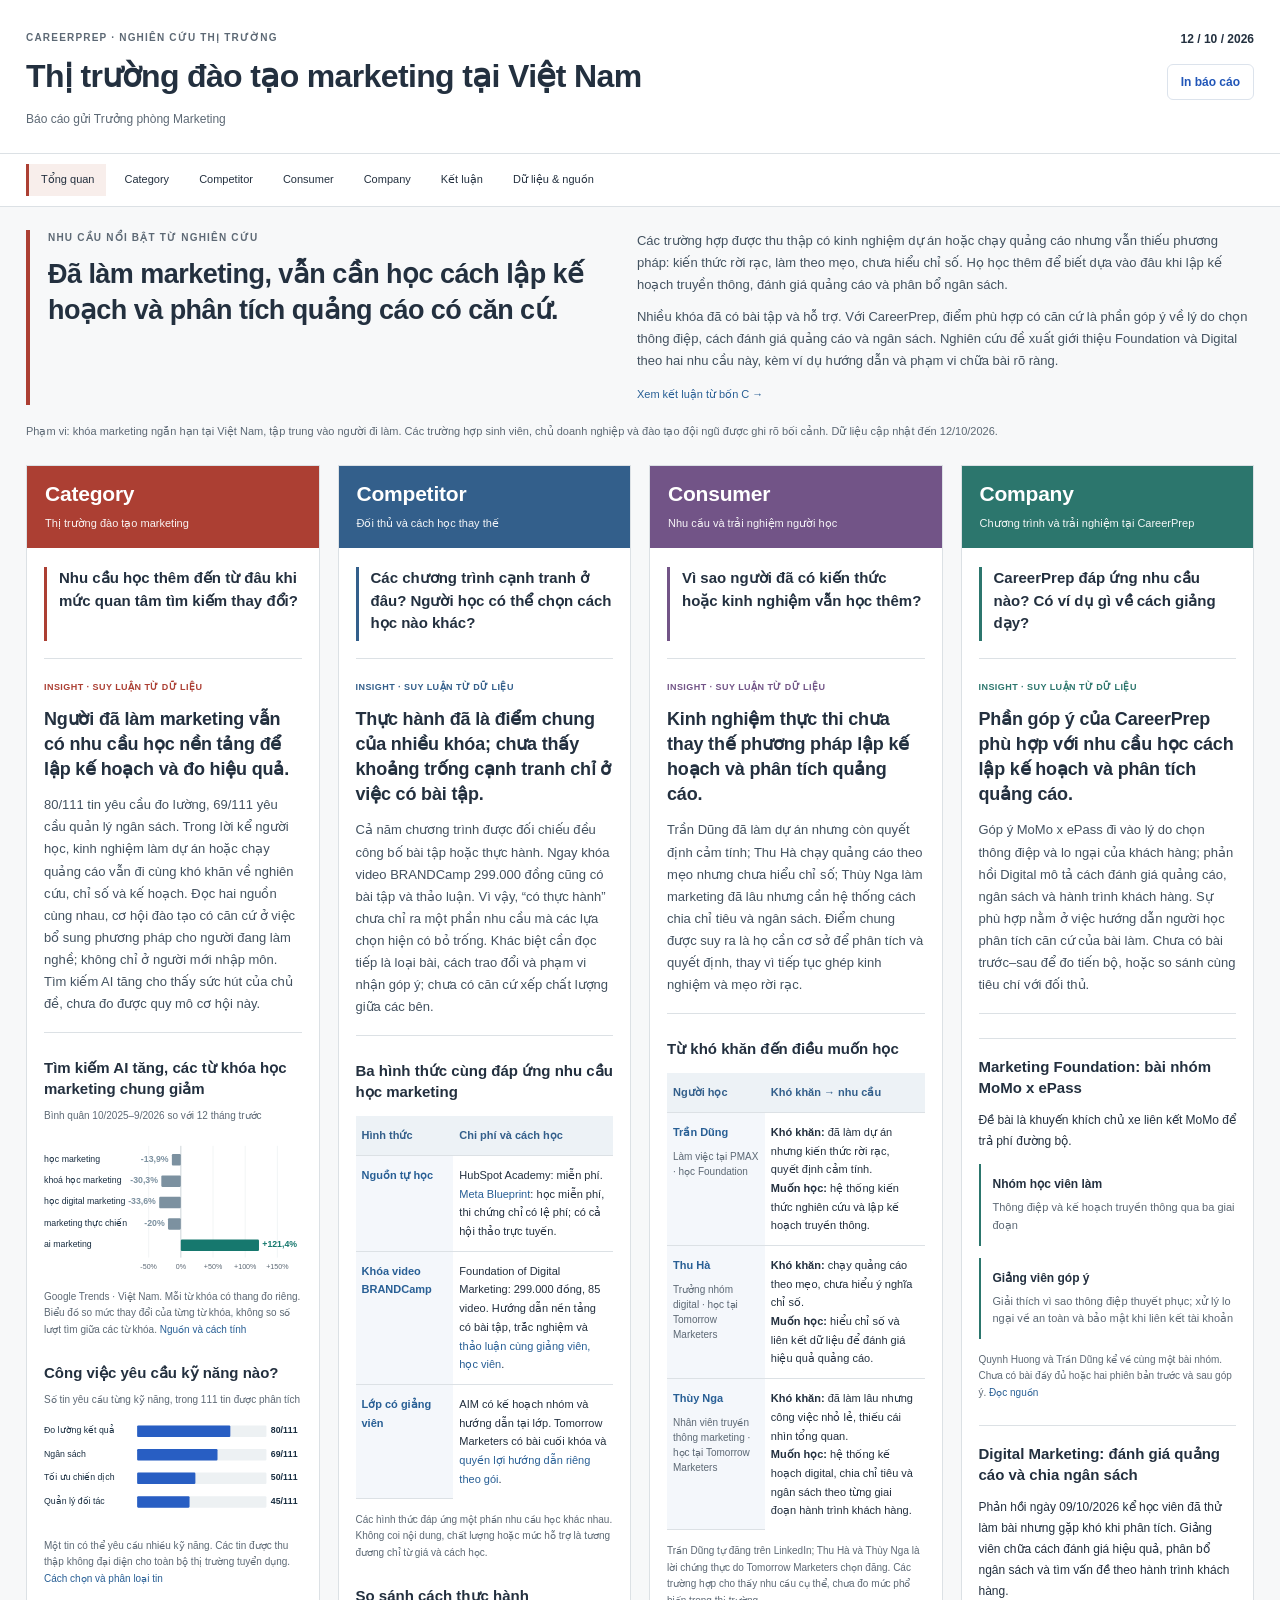
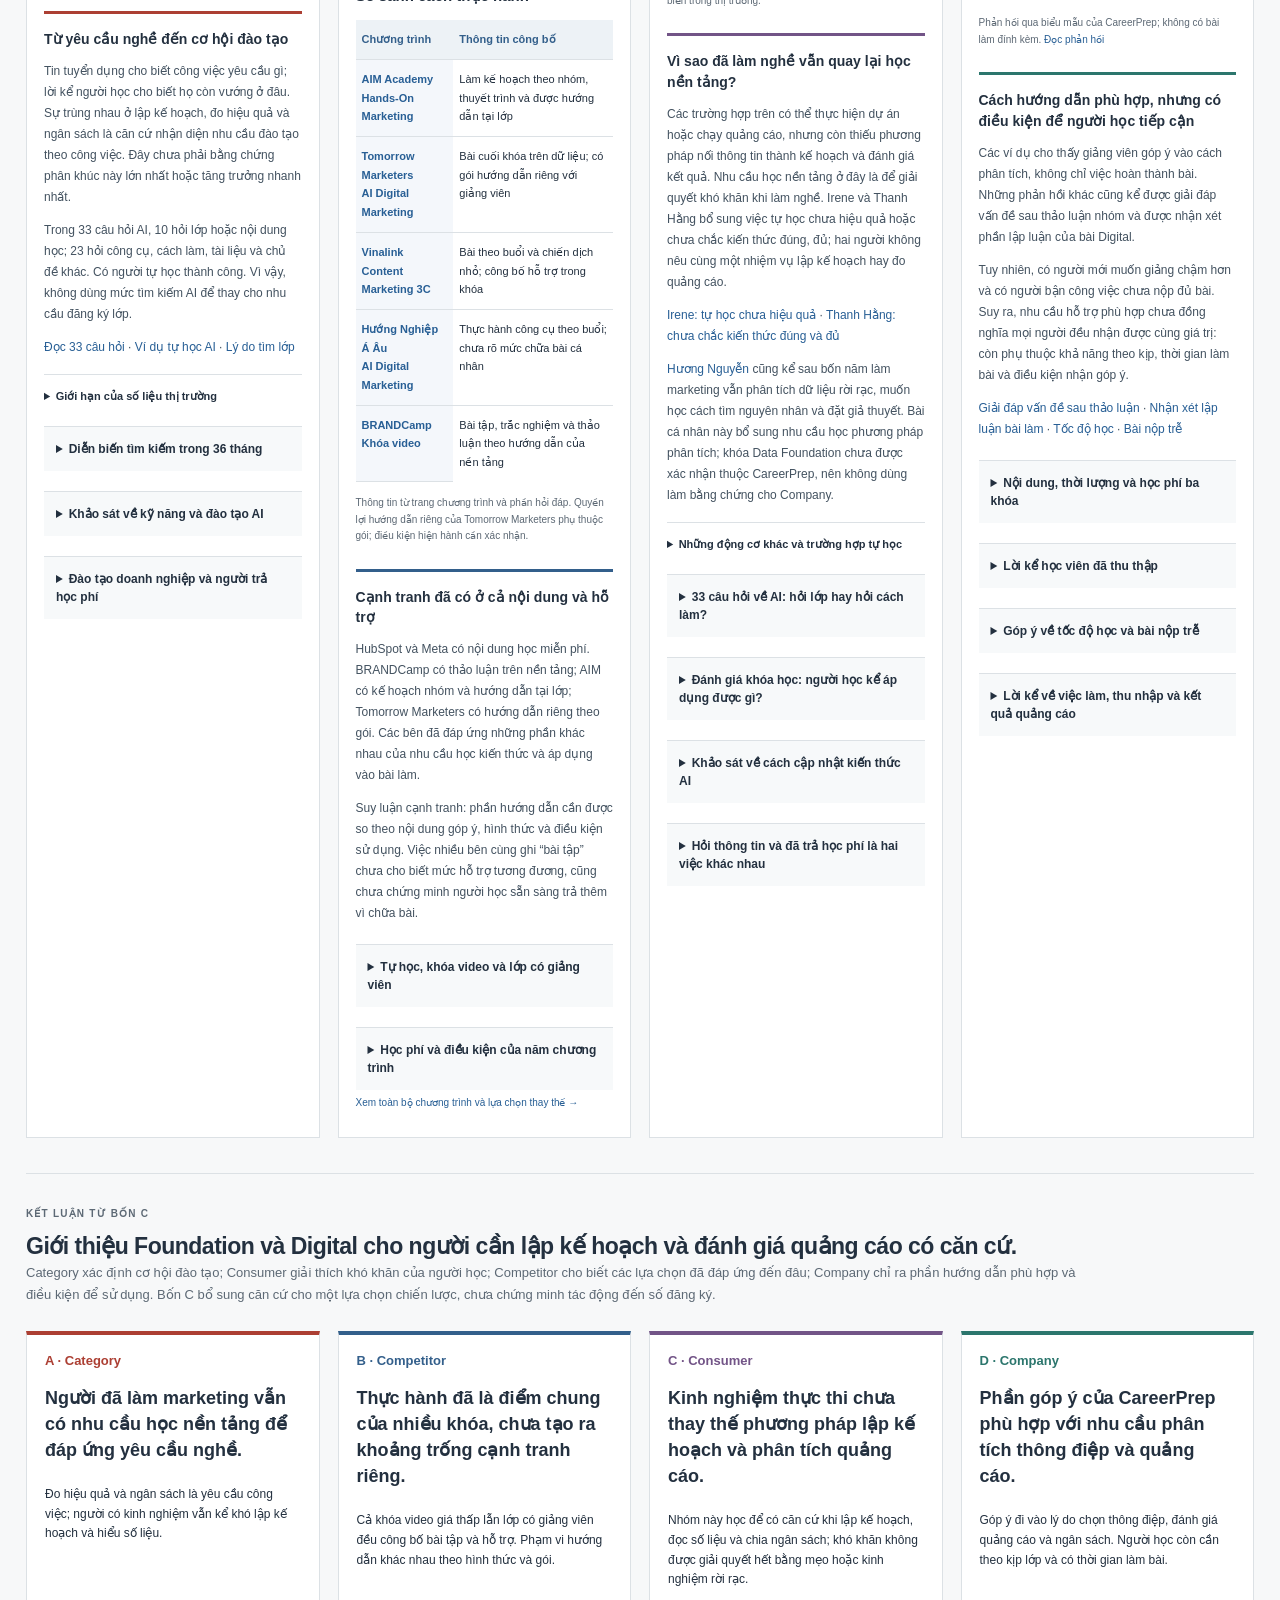
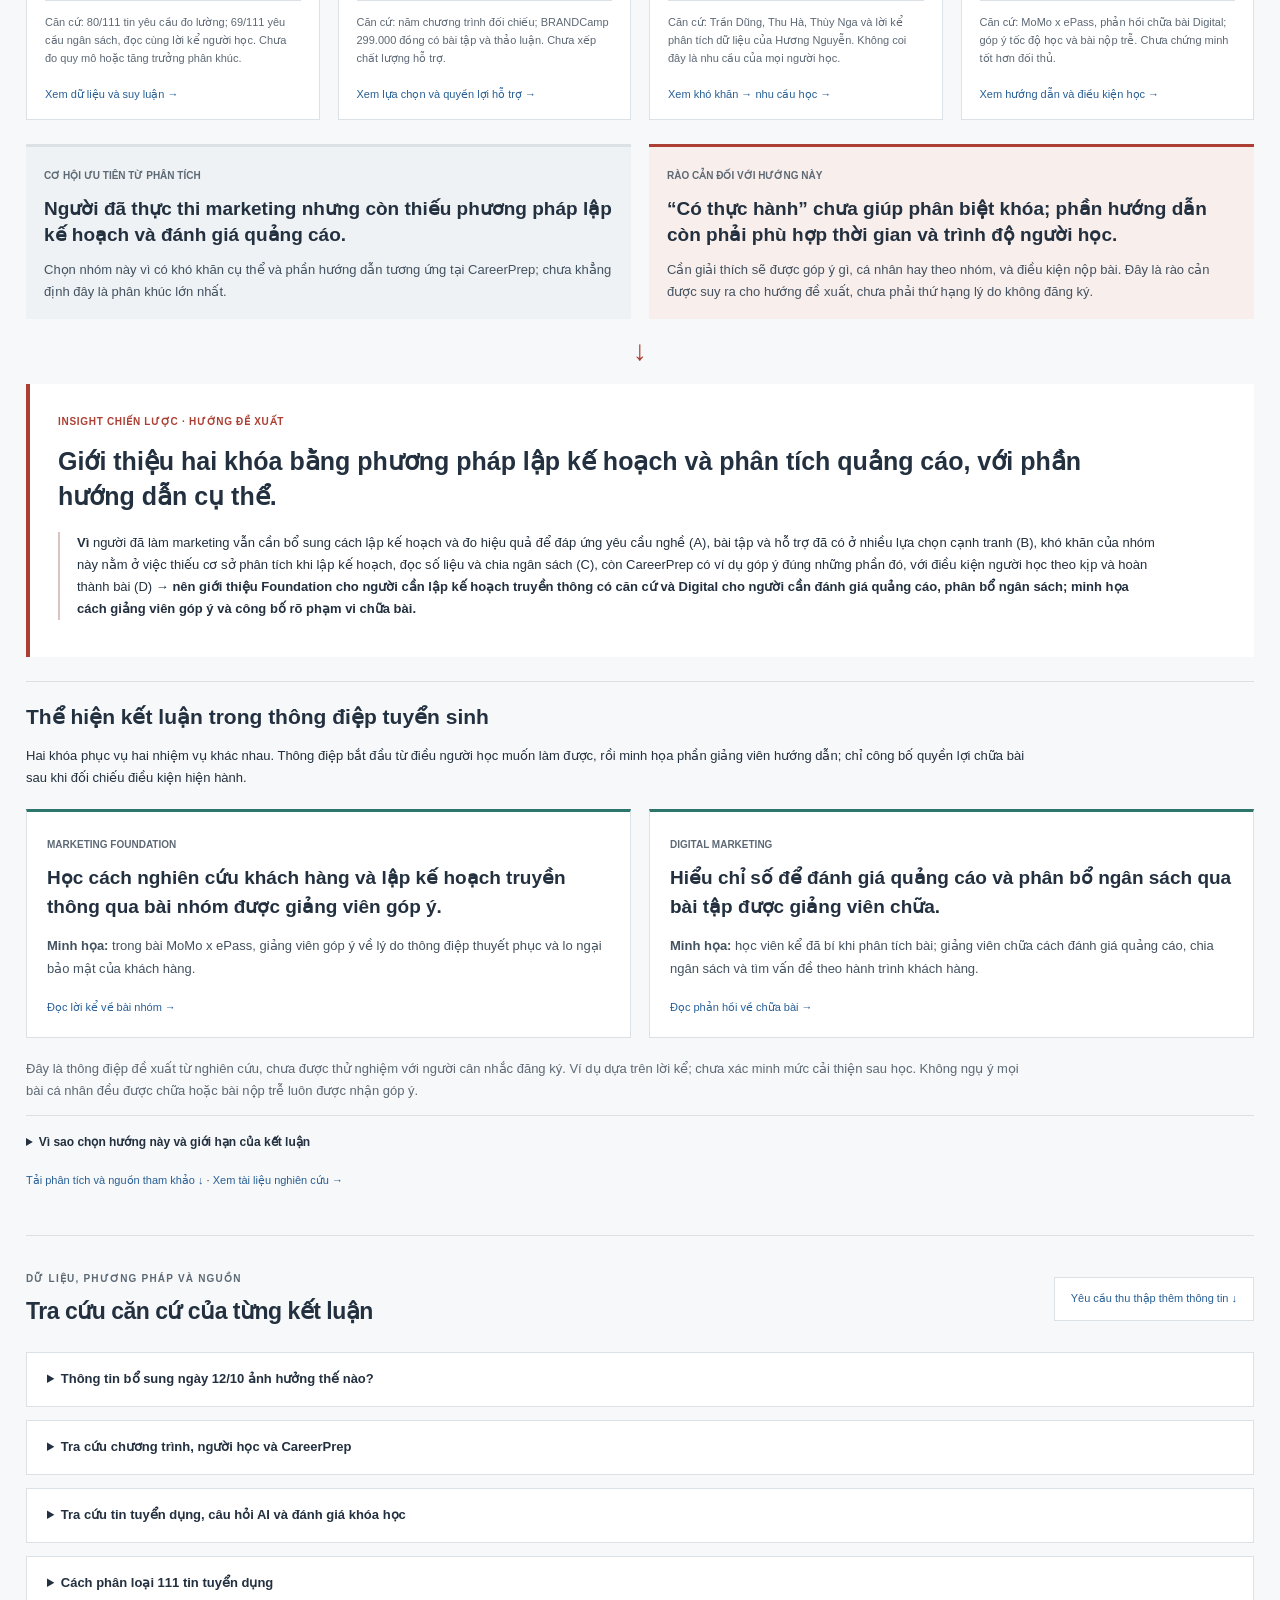
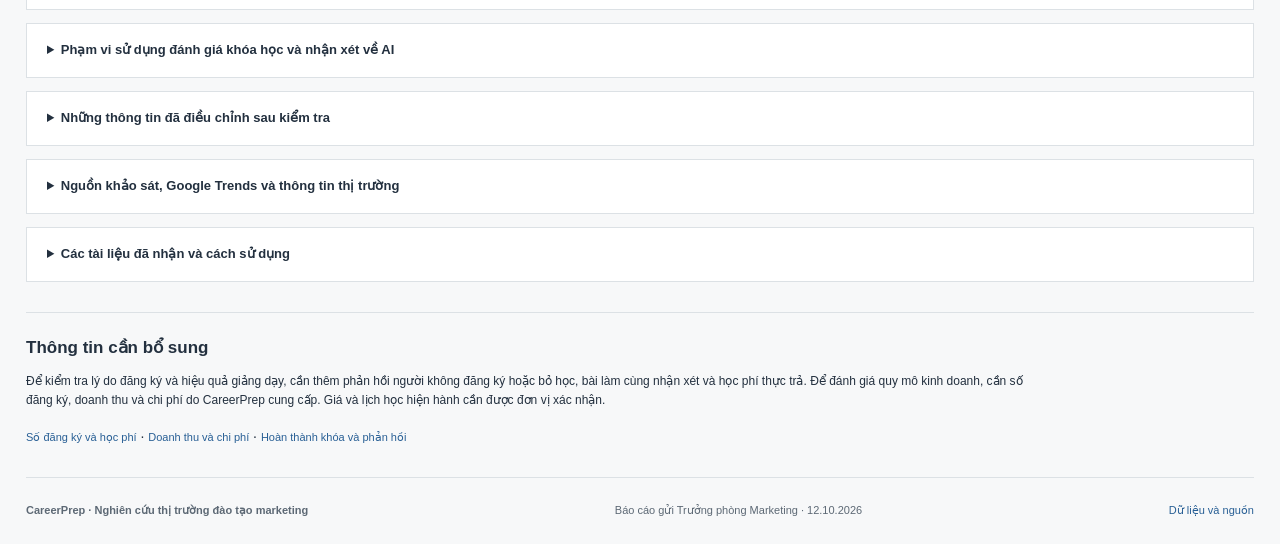
<file: index.html>
<!doctype html>
<html lang="vi"><head><meta charset="utf-8"><meta name="viewport" content="width=device-width,initial-scale=1"><meta name="description" content="Báo cáo nghiên cứu thị trường đào tạo marketing theo Category, Competitor, Consumer và Company; dữ liệu và nguồn đến 12/10/2026."><title>CareerPrep · Báo cáo nghiên cứu thị trường 4C</title><link rel="stylesheet" href="styles.css?v=research-v26"><link rel="stylesheet" href="research/report.css?v=research-v26"><script defer src="research/data.js?v=research-v26"></script><script defer src="research/hypothesis-data.js?v=research-v26"></script><script defer src="research/three-c-data.js?v=research-v26"></script><script defer src="research/hypothesis.js?v=research-v26"></script><script defer src="research/three-c.js?v=research-v26"></script><script defer src="story.js?v=research-v26"></script><script defer src="research/input-register.js?v=research-v26"></script><script defer src="research/catalog.js?v=research-v26"></script></head>
<body class="research-report reader-v20"><a class="skip" href="#main">Đến nội dung báo cáo</a>
<header class="report-header"><div><p class="report-label">CAREERPREP · NGHIÊN CỨU THỊ TRƯỜNG</p><h1>Thị trường đào tạo marketing tại Việt Nam</h1><p class="report-audience">Báo cáo gửi Trưởng phòng Marketing</p></div><div class="report-date"><b>12 / 10 / 2026</b><button id="print" class="quiet">In báo cáo</button></div></header>
<nav class="report-nav" aria-label="Nội dung báo cáo"><a href="#overview">Tổng quan</a><a href="#category">Category</a><a href="#insights">Competitor</a><a href="#three-c-customers">Consumer</a><a href="#three-c-company">Company</a><a href="#research-conclusions">Kết luận</a><a href="#evidence">Dữ liệu &amp; nguồn</a></nav>
<main id="main"><section id="overview" class="research-intro">
<div class="research-thesis"><div><p class="report-label">NHU CẦU NỔI BẬT TỪ NGHIÊN CỨU</p><h2>Đã làm marketing, vẫn cần học cách lập kế hoạch và phân tích quảng cáo có căn cứ.</h2></div><div><p>Các trường hợp được thu thập có kinh nghiệm dự án hoặc chạy quảng cáo nhưng vẫn thiếu phương pháp: kiến thức rời rạc, làm theo mẹo, chưa hiểu chỉ số. Họ học thêm để biết dựa vào đâu khi lập kế hoạch truyền thông, đánh giá quảng cáo và phân bổ ngân sách.</p><p>Nhiều khóa đã có bài tập và hỗ trợ. Với CareerPrep, điểm phù hợp có căn cứ là phần góp ý về lý do chọn thông điệp, cách đánh giá quảng cáo và ngân sách. Nghiên cứu đề xuất giới thiệu Foundation và Digital theo hai nhu cầu này, kèm ví dụ hướng dẫn và phạm vi chữa bài rõ ràng.</p><a href="#research-conclusions">Xem kết luận từ bốn C →</a></div></div>
<p class="scope-note">Phạm vi: khóa marketing ngắn hạn tại Việt Nam, tập trung vào người đi làm. Các trường hợp sinh viên, chủ doanh nghiệp và đào tạo đội ngũ được ghi rõ bối cảnh. Dữ liệu cập nhật đến 12/10/2026.</p>
</section>
<div class="four-c-board" aria-label="Nghiên cứu thị trường theo bốn C">

<section id="category" class="c-panel category"><header class="c-header"><h2>Category</h2><span>Thị trường đào tạo marketing</span></header><div class="c-content">
<p class="c-question">Nhu cầu học thêm đến từ đâu khi mức quan tâm tìm kiếm thay đổi?</p>
<div class="c-finding"><span>INSIGHT · SUY LUẬN TỪ DỮ LIỆU</span><h3>Người đã làm marketing vẫn có nhu cầu học nền tảng để lập kế hoạch và đo hiệu quả.</h3><p>80/111 tin yêu cầu đo lường, 69/111 yêu cầu quản lý ngân sách. Trong lời kể người học, kinh nghiệm làm dự án hoặc chạy quảng cáo vẫn đi cùng khó khăn về nghiên cứu, chỉ số và kế hoạch. Đọc hai nguồn cùng nhau, cơ hội đào tạo có căn cứ ở việc bổ sung phương pháp cho người đang làm nghề; không chỉ ở người mới nhập môn. Tìm kiếm AI tăng cho thấy sức hút của chủ đề, chưa đo được quy mô cơ hội này.</p></div>
<figure class="story-chart"><figcaption><h3>Tìm kiếm AI tăng, các từ khóa học marketing chung giảm</h3><p>Bình quân 10/2025–9/2026 so với 12 tháng trước</p></figcaption><div id="story-search-change"></div><p class="c-note">Google Trends · Việt Nam. Mỗi từ khóa có thang đo riêng. Biểu đồ so mức thay đổi của từng từ khóa, không so số lượt tìm giữa các từ khóa. <a href="#source-S14">Nguồn và cách tính</a></p></figure>
<figure class="story-chart"><figcaption><h3>Công việc yêu cầu kỹ năng nào?</h3><p>Số tin yêu cầu từng kỹ năng, trong 111 tin được phân tích</p></figcaption><div id="story-job-bars"></div><p class="c-note">Một tin có thể yêu cầu nhiều kỹ năng. Các tin được thu thập không đại diện cho toàn bộ thị trường tuyển dụng. <a href="#wave-jd-method">Cách chọn và phân loại tin</a></p></figure>
<div class="c-reading" id="category-reasoning"><h4>Từ yêu cầu nghề đến cơ hội đào tạo</h4><p>Tin tuyển dụng cho biết công việc yêu cầu gì; lời kể người học cho biết họ còn vướng ở đâu. Sự trùng nhau ở lập kế hoạch, đo hiệu quả và ngân sách là căn cứ nhận diện nhu cầu đào tạo theo công việc. Đây chưa phải bằng chứng phân khúc này lớn nhất hoặc tăng trưởng nhanh nhất.</p><p>Trong 33 câu hỏi AI, 10 hỏi lớp hoặc nội dung học; 23 hỏi công cụ, cách làm, tài liệu và chủ đề khác. Có người tự học thành công. Vì vậy, không dùng mức tìm kiếm AI để thay cho nhu cầu đăng ký lớp.</p><p><a href="#wave-data" data-wave-set="voices" data-wave-group="ai-request-all">Đọc 33 câu hỏi</a> · <a href="#wave-record-OP-04">Ví dụ tự học AI</a> · <a href="#consumer-reasoning">Lý do tìm lớp</a></p><details><summary>Giới hạn của số liệu thị trường</summary><p>Google Trends đo mức quan tâm tương đối, tin tuyển dụng mô tả yêu cầu nghề. Hai nguồn chưa cho biết doanh số khóa học hoặc liệu cùng một nhóm người đã chuyển sang học AI. Nhu cầu học được suy luận khi đọc cùng các trường hợp đã tham gia lớp.</p></details></div>
<details class="c-detail"><summary>Diễn biến tìm kiếm trong 36 tháng</summary><label class="chart-select">Từ khóa<select id="story-trend-select" aria-label="Chọn từ khóa tìm kiếm"></select></label><div id="story-monthly"></div><p class="c-note">10/2023–9/2026 · thang điểm 0–100 cho từng từ khóa.</p></details>
<details class="c-detail"><summary>Khảo sát về kỹ năng và đào tạo AI</summary><p>MMA × Decision Lab khảo sát 94 người tại Việt Nam, từ 10/2023 đến 2/2024.</p><div id="research-ai-gap"></div><p class="c-note">Khó khăn khi ứng dụng AI; một người có thể chọn nhiều đáp án. <a href="#source-S01">Nguồn</a></p><h4>Tình trạng đào tạo AI tại tổ chức</h4><div id="research-ai-training"></div><p class="c-note">Tỷ lệ làm tròn cộng thành 101%. Khảo sát Đông Nam Á năm 2026 có 143 người, ghi nhận 78% coi kỹ năng và đào tạo là thách thức. Hai khảo sát khác phạm vi, nên không dùng để đo mức tăng tại Việt Nam. <a href="#source-S02">Khảo sát Đông Nam Á</a></p></details>
<details class="c-detail"><summary>Đào tạo doanh nghiệp và người trả học phí</summary><p>Ngoài khóa cho cá nhân, đã có dịch vụ đào tạo đội ngũ doanh nghiệp. Nghiên cứu về doanh nghiệp nhỏ và các chương trình được thu thập bổ sung bối cảnh cho nhu cầu này.</p><p>Chưa có số hợp đồng hoặc học phí thực trả theo năm để so quy mô đào tạo doanh nghiệp với đào tạo cá nhân. Số học viên tích lũy và ngân sách đào tạo chung không được dùng thay cho doanh thu khóa marketing.</p><a href="#source-S32">Nghiên cứu doanh nghiệp nhỏ</a> · <a href="#source-S33">Đào tạo đội ngũ</a> · <a href="#source-S34">Dịch vụ doanh nghiệp</a></details>
</div></section>

<section id="insights" class="c-panel competitor"><header class="c-header"><h2>Competitor</h2><span>Đối thủ và cách học thay thế</span></header><div class="c-content">
<p class="c-question">Các chương trình cạnh tranh ở đâu? Người học có thể chọn cách học nào khác?</p>
<div class="c-finding"><span>INSIGHT · SUY LUẬN TỪ DỮ LIỆU</span><h3>Thực hành đã là điểm chung của nhiều khóa; chưa thấy khoảng trống cạnh tranh chỉ ở việc có bài tập.</h3><p>Cả năm chương trình được đối chiếu đều công bố bài tập hoặc thực hành. Ngay khóa video BRANDCamp 299.000 đồng cũng có bài tập và thảo luận. Vì vậy, “có thực hành” chưa chỉ ra một phần nhu cầu mà các lựa chọn hiện có bỏ trống. Khác biệt cần đọc tiếp là loại bài, cách trao đổi và phạm vi nhận góp ý; chưa có căn cứ xếp chất lượng giữa các bên.</p></div>
<div class="practice-comparison"><h3>Ba hình thức cùng đáp ứng nhu cầu học marketing</h3><table><thead><tr><th>Hình thức</th><th>Chi phí và cách học</th></tr></thead><tbody>
<tr><th><a href="#three-c-record-ALT1-002">Nguồn tự học</a></th><td>HubSpot Academy: miễn phí. <a href="#three-c-record-ALT1-003">Meta Blueprint</a>: học miễn phí, thi chứng chỉ có lệ phí; có cả hội thảo trực tuyến.</td></tr>
<tr><th><a href="#three-c-record-VFU-PU002">Khóa video<br>BRANDCamp</a></th><td>Foundation of Digital Marketing: 299.000 đồng, 85 video. Hướng dẫn nền tảng có bài tập, trắc nghiệm và <a href="#three-c-record-M3C-PU-114">thảo luận cùng giảng viên, học viên</a>.</td></tr>
<tr><th><a href="#three-c-record-CP1a-022">Lớp có giảng viên</a></th><td>AIM có kế hoạch nhóm và hướng dẫn tại lớp. Tomorrow Marketers có bài cuối khóa và <a href="#three-c-record-M3C-PU-103">quyền lợi hướng dẫn riêng theo gói</a>.</td></tr>
</tbody></table><p class="c-note">Các hình thức đáp ứng một phần nhu cầu học khác nhau. Không coi nội dung, chất lượng hoặc mức hỗ trợ là tương đương chỉ từ giá và cách học.</p></div>
<div class="practice-comparison"><h3>So sánh cách thực hành</h3><table><thead><tr><th>Chương trình</th><th>Thông tin công bố</th></tr></thead><tbody>
<tr><th><a href="#three-c-record-CP1a-022">AIM Academy<br>Hands-On Marketing</a></th><td>Làm kế hoạch theo nhóm, thuyết trình và được hướng dẫn tại lớp</td></tr>
<tr><th><a href="#three-c-record-CP1a-002">Tomorrow Marketers<br>AI Digital Marketing</a></th><td>Bài cuối khóa trên dữ liệu; có gói hướng dẫn riêng với giảng viên</td></tr>
<tr><th><a href="#three-c-record-CP2-002">Vinalink<br>Content Marketing 3C</a></th><td>Bài theo buổi và chiến dịch nhỏ; công bố hỗ trợ trong khóa</td></tr>
<tr><th><a href="#three-c-record-CP2-041">Hướng Nghiệp Á Âu<br>AI Digital Marketing</a></th><td>Thực hành công cụ theo buổi; chưa rõ mức chữa bài cá nhân</td></tr>
<tr><th><a href="#three-c-record-M3C-PU-114">BRANDCamp<br>Khóa video</a></th><td>Bài tập, trắc nghiệm và thảo luận theo hướng dẫn của nền tảng</td></tr>
</tbody></table><p class="c-note">Thông tin từ trang chương trình và phần hỏi đáp. Quyền lợi hướng dẫn riêng của Tomorrow Marketers phụ thuộc gói; điều kiện hiện hành cần xác nhận.</p></div>
<div class="c-reading" id="competitor-reasoning"><h4>Cạnh tranh đã có ở cả nội dung và hỗ trợ</h4><p>HubSpot và Meta có nội dung học miễn phí. BRANDCamp có thảo luận trên nền tảng; AIM có kế hoạch nhóm và hướng dẫn tại lớp; Tomorrow Marketers có hướng dẫn riêng theo gói. Các bên đã đáp ứng những phần khác nhau của nhu cầu học kiến thức và áp dụng vào bài làm.</p><p>Suy luận cạnh tranh: phần hướng dẫn cần được so theo nội dung góp ý, hình thức và điều kiện sử dụng. Việc nhiều bên cùng ghi “bài tập” chưa cho biết mức hỗ trợ tương đương, cũng chưa chứng minh người học sẵn sàng trả thêm vì chữa bài.</p></div>
<details class="c-detail"><summary>Tự học, khóa video và lớp có giảng viên</summary><div class="alternative-strip"><div><b>Tự học</b><span>Tìm tài liệu, xem video và thử công cụ; tự kiểm tra cách làm</span></div><div><b>Khóa video</b><span>Học theo chương trình có sẵn, chủ động thời gian; cách hỗ trợ tùy nền tảng</span></div><div><b>Lớp có giảng viên</b><span>Học theo lịch, trao đổi và làm bài; mức chữa bài tùy chương trình</span></div></div><p>Đây là các lựa chọn thay thế cho nhu cầu học thêm. Có người tự học hiệu quả, nên sự quan tâm đến một kỹ năng chưa chắc dẫn đến đăng ký lớp.</p><a href="#wave-record-OP-06">Các trường hợp chọn tự học</a></details>
<details class="c-detail provider-prices"><summary>Học phí và điều kiện của năm chương trình</summary><div class="provider-list">
<article><div><b>AIM Academy</b><span>Hands-On Marketing</span></div><p>8 buổi; đăng ký theo cặp; bài nhóm và thuyết trình.</p><p class="fee"><b>6,5 triệu đồng / 2 người</b><small>Thuế VAT chưa rõ. <a href="#three-c-record-M3C-PU-100">Xem điều kiện</a></small></p></article>
<article><div><b>Tomorrow Marketers</b><span>AI Digital Marketing</span></div><p>8 buổi học cùng lớp và 2 phần tự học; có bài cuối khóa.</p><p class="fee"><b>Giá hiện hành cần xác nhận</b><small>Ngày 11/10 ghi nhận 8,91 triệu đồng. Trang đối chiếu ngày 12/10 ghi mức khác, chưa rõ điều kiện gói. <a href="#three-c-record-VFU-PU001">Hai thông tin giá</a></small></p></article>
<article><div><b>Vinalink</b><span>Agentic Content Marketing 3C</span></div><p>6 buổi / 18 giờ; nội dung đa kênh, AI và bài tập.</p><p class="fee"><b>Hai phần trên trang ghi giá khác nhau</b><small>Phần chính: 9,9 / 7,4 triệu đồng. Phần hỏi đáp: 8,9 / 6,9 / 5,9 triệu đồng. <a href="#three-c-record-M3C-PU-109">Chi tiết</a></small></p></article>
<article><div><b>Hướng Nghiệp Á Âu</b><span>Ứng dụng AI vào Digital Marketing</span></div><p>Trọn khóa 9 buổi hoặc từng chuyên đề 3 buổi.</p><p class="fee"><b>2,4 triệu đồng qua mạng / 3 triệu đồng tại lớp</b><small>Giá trọn khóa ghi nhận ngày 11/10; thuế VAT chưa rõ. <a href="#three-c-record-M3C-PU-110">Xem điều kiện</a></small></p></article>
<article><div><b>BRANDCamp</b><span>Foundation of Digital Marketing</span></div><p>85 video; bài tập và thảo luận; thời gian truy cập không giới hạn theo hướng dẫn nền tảng.</p><p class="fee"><b>299.000 đồng / khóa video</b><small>Giá công bố. Ưu đãi 30% được ghi nhận trước đó chưa được xác nhận lại. <a href="#three-c-record-VFU-PU002">Giá và số video</a> · <a href="#three-c-record-M3C-PU-114">Quyền truy cập</a></small></p></article>
</div></details><a class="c-source" href="#three-c-data">Xem toàn bộ chương trình và lựa chọn thay thế →</a>
</div></section>

<section id="three-c-customers" class="c-panel consumer"><header class="c-header"><h2>Consumer</h2><span>Nhu cầu và trải nghiệm người học</span></header><div class="c-content">
<p class="c-question">Vì sao người đã có kiến thức hoặc kinh nghiệm vẫn học thêm?</p>
<div class="c-finding"><span>INSIGHT · SUY LUẬN TỪ DỮ LIỆU</span><h3>Kinh nghiệm thực thi chưa thay thế phương pháp lập kế hoạch và phân tích quảng cáo.</h3><p>Trần Dũng đã làm dự án nhưng còn quyết định cảm tính; Thu Hà chạy quảng cáo theo mẹo nhưng chưa hiểu chỉ số; Thùy Nga làm marketing đã lâu nhưng cần hệ thống cách chia chỉ tiêu và ngân sách. Điểm chung được suy ra là họ cần cơ sở để phân tích và quyết định, thay vì tiếp tục ghép kinh nghiệm và mẹo rời rạc.</p></div>
<div class="practice-comparison learner-comparison"><h3>Từ khó khăn đến điều muốn học</h3><table><thead><tr><th>Người học</th><th>Khó khăn → nhu cầu</th></tr></thead><tbody>
<tr><th><a href="#three-c-record-M3C-CC-111">Trần Dũng</a><small>Làm việc tại PMAX · học Foundation</small></th><td><b>Khó khăn:</b> đã làm dự án nhưng kiến thức rời rạc, quyết định cảm tính.<br><b>Muốn học:</b> hệ thống kiến thức nghiên cứu và lập kế hoạch truyền thông.</td></tr>
<tr><th><a href="#three-c-record-M3C-CC-002">Thu Hà</a><small>Trưởng nhóm digital · học tại Tomorrow Marketers</small></th><td><b>Khó khăn:</b> chạy quảng cáo theo mẹo, chưa hiểu ý nghĩa chỉ số.<br><b>Muốn học:</b> hiểu chỉ số và liên kết dữ liệu để đánh giá hiệu quả quảng cáo.</td></tr>
<tr><th><a href="#three-c-record-M3C-CC-003">Thùy Nga</a><small>Nhân viên truyền thông marketing · học tại Tomorrow Marketers</small></th><td><b>Khó khăn:</b> đã làm lâu nhưng công việc nhỏ lẻ, thiếu cái nhìn tổng quan.<br><b>Muốn học:</b> hệ thống kế hoạch digital, chia chỉ tiêu và ngân sách theo từng giai đoạn hành trình khách hàng.</td></tr>
</tbody></table><p class="c-note">Trần Dũng tự đăng trên LinkedIn; Thu Hà và Thùy Nga là lời chứng thực do Tomorrow Marketers chọn đăng. Các trường hợp cho thấy nhu cầu cụ thể, chưa đo mức phổ biến trong thị trường.</p></div>
<div class="c-reading" id="consumer-reasoning"><h4>Vì sao đã làm nghề vẫn quay lại học nền tảng?</h4><p>Các trường hợp trên có thể thực hiện dự án hoặc chạy quảng cáo, nhưng còn thiếu phương pháp nối thông tin thành kế hoạch và đánh giá kết quả. Nhu cầu học nền tảng ở đây là để giải quyết khó khăn khi làm nghề. Irene và Thanh Hằng bổ sung việc tự học chưa hiệu quả hoặc chưa chắc kiến thức đúng, đủ; hai người không nêu cùng một nhiệm vụ lập kế hoạch hay đo quảng cáo.</p><p><a href="#three-c-record-M3C-CC-109">Irene: tự học chưa hiệu quả</a> · <a href="#three-c-record-M3C-CC-010">Thanh Hằng: chưa chắc kiến thức đúng và đủ</a></p><p><a href="#three-c-record-M3C-CC-112">Hương Nguyễn</a> cũng kể sau bốn năm làm marketing vẫn phân tích dữ liệu rời rạc, muốn học cách tìm nguyên nhân và đặt giả thuyết. Bài cá nhân này bổ sung nhu cầu học phương pháp phân tích; khóa Data Foundation chưa được xác nhận thuộc CareerPrep, nên không dùng làm bằng chứng cho Company.</p><details><summary>Những động cơ khác và trường hợp tự học</summary><p>Tác giả Decor Hà Nội đánh giá tốt tài liệu BRANDCamp nhưng vẫn khó áp dụng, rồi học thêm lớp trực tiếp. Có người học để tìm hiểu nghề, kết nối hoặc theo bạn bè giới thiệu; có người tự học thành công. Nhu cầu lập kế hoạch và đọc chỉ số mô tả nhóm được nghiên cứu, không phải mọi người học.</p><p class="c-note">Decor Hà Nội là bài blog cá nhân; Irene tự đăng trên LinkedIn; Thanh Hằng do Tomorrow Marketers chọn đăng. Lời kể không tự xác minh kết quả sau học.</p><a href="#three-c-record-M3C-CC-005">Decor Hà Nội</a> · <a href="#three-c-record-M3C-CC-114">Bạn bè giới thiệu</a> · <a href="#wave-record-OP-08">Các động cơ khác</a> · <a href="#wave-record-OP-04">Tự học thành công</a></details></div>
<details class="c-detail"><summary>33 câu hỏi về AI: hỏi lớp hay hỏi cách làm?</summary><figure class="story-chart"><figcaption><h3>Nội dung các câu hỏi về AI</h3><p>33 câu hỏi; mỗi câu được xếp vào một nhóm</p></figcaption><div id="story-ai-bars"></div><p class="c-note">10 câu thuộc nhóm hỏi lớp hoặc nội dung học; các câu còn lại hỏi công cụ, cách làm và tài liệu. Đây là câu hỏi, chưa phải giao dịch mua khóa. <a href="#wave-data" data-wave-set="voices" data-wave-group="ai-request-all">Đọc 33 câu hỏi</a></p></figure></details>
<details class="c-detail"><summary>Đánh giá khóa học: người học kể áp dụng được gì?</summary><p>Trong 42 đánh giá thuộc phạm vi nghiên cứu, 11 kể đã áp dụng sau học. Bảy trong 11 đánh giá này có liên hệ thương mại được ghi nhận, nên cần thận trọng khi sử dụng.</p><div id="wave-output-chart"></div><p class="c-note">Chủ yếu là đánh giá khóa video. Không dùng để suy tỷ lệ áp dụng của học viên CareerPrep. Một đánh giá không kể việc áp dụng cũng chưa có nghĩa học không hiệu quả. <a href="#wave-data" data-wave-set="reviews" data-wave-group="eligible">Đọc từng đánh giá</a></p></details>
<details class="c-detail"><summary>Khảo sát về cách cập nhật kiến thức AI</summary><div id="research-learning-methods"></div><p class="c-note">MMA × Decision Lab · 94 người tại Việt Nam · 10/2023–2/2024 · được chọn nhiều đáp án. “Khóa đào tạo” không xác nhận học phí hoặc người trả tiền. <a href="#source-S01">Nguồn</a></p></details>
<details class="c-detail"><summary>Hỏi thông tin và đã trả học phí là hai việc khác nhau</summary><p>Ba bình luận LinkedIn lần lượt hỏi thông tin khóa học, xin bài tham khảo và muốn học miễn phí. Các bình luận không xác nhận cả ba người muốn trả học phí.</p><a href="#three-c-record-M3C-CC-115">Hỏi thông tin</a> · <a href="#three-c-record-M3C-CC-116">Xin bài tham khảo</a> · <a href="#three-c-record-M3C-CC-117">Muốn học miễn phí</a></details>
</div></section>

<section id="three-c-company" class="c-panel company"><header class="c-header"><h2>Company</h2><span>Chương trình và trải nghiệm tại CareerPrep</span></header><div class="c-content">
<p class="c-question">CareerPrep đáp ứng nhu cầu nào? Có ví dụ gì về cách giảng dạy?</p>
<div class="c-finding"><span>INSIGHT · SUY LUẬN TỪ DỮ LIỆU</span><h3>Phần góp ý của CareerPrep phù hợp với nhu cầu học cách lập kế hoạch và phân tích quảng cáo.</h3><p>Góp ý MoMo x ePass đi vào lý do chọn thông điệp và lo ngại của khách hàng; phản hồi Digital mô tả cách đánh giá quảng cáo, ngân sách và hành trình khách hàng. Sự phù hợp nằm ở việc hướng dẫn người học phân tích căn cứ của bài làm. Chưa có bài trước–sau để đo tiến bộ, hoặc so sánh cùng tiêu chí với đối thủ.</p></div>
<div class="company-example"><h3>Marketing Foundation: bài nhóm MoMo x ePass</h3><p>Đề bài là khuyến khích chủ xe liên kết MoMo để trả phí đường bộ.</p><ol class="observed-case"><li><b>Nhóm học viên làm</b><span>Thông điệp và kế hoạch truyền thông qua ba giai đoạn</span></li><li><b>Giảng viên góp ý</b><span>Giải thích vì sao thông điệp thuyết phục; xử lý lo ngại về an toàn và bảo mật khi liên kết tài khoản</span></li></ol><p class="c-note">Quynh Huong và Trần Dũng kể về cùng một bài nhóm. Chưa có bài đầy đủ hoặc hai phiên bản trước và sau góp ý. <a href="#three-c-record-M3C-PF-023">Đọc nguồn</a></p></div>
<div class="company-example"><h3>Digital Marketing: đánh giá quảng cáo và chia ngân sách</h3><p>Phản hồi ngày 09/10/2026 kể học viên đã thử làm bài nhưng gặp khó khi phân tích. Giảng viên chữa cách đánh giá hiệu quả, phân bổ ngân sách và tìm vấn đề theo hành trình khách hàng.</p><p class="c-note">Phản hồi qua biểu mẫu của CareerPrep; không có bài làm đính kèm. <a href="#three-c-record-M3C-PF-016">Đọc phản hồi</a></p></div>
<div class="c-reading" id="company-reasoning"><h4>Cách hướng dẫn phù hợp, nhưng có điều kiện để người học tiếp cận</h4><p>Các ví dụ cho thấy giảng viên góp ý vào cách phân tích, không chỉ việc hoàn thành bài. Những phản hồi khác cũng kể được giải đáp vấn đề sau thảo luận nhóm và được nhận xét phần lập luận của bài Digital.</p><p>Tuy nhiên, có người mới muốn giảng chậm hơn và có người bận công việc chưa nộp đủ bài. Suy ra, nhu cầu hỗ trợ phù hợp chưa đồng nghĩa mọi người đều nhận được cùng giá trị: còn phụ thuộc khả năng theo kịp, thời gian làm bài và điều kiện nhận góp ý.</p><p><a href="#three-c-record-M3C-PF-006">Giải đáp vấn đề sau thảo luận</a> · <a href="#three-c-record-M3C-PF-020">Nhận xét lập luận bài làm</a> · <a href="#three-c-record-M3C-PF-039">Tốc độ học</a> · <a href="#three-c-record-M3C-PF-022">Bài nộp trễ</a></p></div>
<details class="c-detail"><summary>Nội dung, thời lượng và học phí ba khóa</summary><div class="course-facts" id="story-course-facts"></div><p class="c-note">Foundation: giảm 500.000 đồng trước ngày 15 hằng tháng theo trang đọc ngày 12/10. Digital: gói 5 triệu và 5,99 triệu đồng. Social Media AI: giá ưu đãi 3,2 triệu đồng, mức “giảm 30%” và hướng dẫn thanh toán 4,89 triệu đồng chưa thống nhất; thời hạn ưu đãi chưa rõ.</p></details>
<details class="c-detail"><summary>Lời kể học viên đã thu thập</summary><div class="company-proof"><div><b>Marketing Foundation</b><span>6 bài học viên tự đăng</span></div><div><b>Digital Marketing</b><span>2 bài học viên tự đăng</span></div><div><b>Social Media AI</b><span>Chưa có bài tương ứng trong dữ liệu thu thập</span></div></div><p class="c-note">Đây là số bài tìm được, không phải số người mua hoặc tỷ lệ hài lòng. Bài Data Foundation được giữ riêng vì chưa xác nhận thuộc CareerPrep.</p></details>
<details class="c-detail"><summary>Góp ý về tốc độ học và bài nộp trễ</summary><p>Một phản hồi Digital ngày 19/09/2025 đề nghị giảng chậm hơn cho người mới. Phản hồi ngày 12/08/2026 mong được chữa bài nộp trễ; chưa xác nhận đã được chữa.</p><p><a href="#three-c-record-M3C-PF-039">Tốc độ học</a> · <a href="#three-c-record-M3C-PF-022">Bài nộp trễ</a></p><p class="c-note">Góp ý về Data Marketers thuộc khóa khác, được trình bày riêng.</p></details>
<details class="c-detail"><summary>Lời kể về việc làm, thu nhập và kết quả quảng cáo</summary><p>Có 56 bản ghi từ story Instagram do đơn vị chọn đăng. Chưa xác nhận số học viên riêng biệt hoặc kiểm chứng kết quả được kể. Các lời kể chưa đủ để tính tỷ lệ có việc, tăng lương hoặc mức cải thiện quảng cáo.</p><a href="#three-c-record-M3C-OQ-P2-001">Vì sao dữ liệu có 56 bản ghi nhưng ghi chú nói 57 story?</a></details>
</div></section>
</div>

<section class="cross-c connected-story" id="research-conclusions"><div class="connection-heading"><p class="report-label">KẾT LUẬN TỪ BỐN C</p><h2>Giới thiệu Foundation và Digital cho người cần lập kế hoạch và đánh giá quảng cáo có căn cứ.</h2><p>Category xác định cơ hội đào tạo; Consumer giải thích khó khăn của người học; Competitor cho biết các lựa chọn đã đáp ứng đến đâu; Company chỉ ra phần hướng dẫn phù hợp và điều kiện để sử dụng. Bốn C bổ sung căn cứ cho một lựa chọn chiến lược, chưa chứng minh tác động đến số đăng ký.</p></div>
<div class="connection-grid insight-summary" aria-label="Bốn insight dẫn đến kết luận chiến lược"><article class="category"><b>A · Category</b><h3>Người đã làm marketing vẫn có nhu cầu học nền tảng để đáp ứng yêu cầu nghề.</h3><p>Đo hiệu quả và ngân sách là yêu cầu công việc; người có kinh nghiệm vẫn kể khó lập kế hoạch và hiểu số liệu.</p><p class="summary-evidence">Căn cứ: 80/111 tin yêu cầu đo lường; 69/111 yêu cầu ngân sách, đọc cùng lời kể người học. Chưa đo quy mô hoặc tăng trưởng phân khúc.</p><a href="#category">Xem dữ liệu và suy luận →</a></article><article class="competitor"><b>B · Competitor</b><h3>Thực hành đã là điểm chung của nhiều khóa, chưa tạo ra khoảng trống cạnh tranh riêng.</h3><p>Cả khóa video giá thấp lẫn lớp có giảng viên đều công bố bài tập và hỗ trợ. Phạm vi hướng dẫn khác nhau theo hình thức và gói.</p><p class="summary-evidence">Căn cứ: năm chương trình đối chiếu; BRANDCamp 299.000 đồng có bài tập và thảo luận. Chưa xếp chất lượng hỗ trợ.</p><a href="#insights">Xem lựa chọn và quyền lợi hỗ trợ →</a></article><article class="consumer"><b>C · Consumer</b><h3>Kinh nghiệm thực thi chưa thay thế phương pháp lập kế hoạch và phân tích quảng cáo.</h3><p>Nhóm này học để có căn cứ khi lập kế hoạch, đọc số liệu và chia ngân sách; khó khăn không được giải quyết hết bằng mẹo hoặc kinh nghiệm rời rạc.</p><p class="summary-evidence">Căn cứ: Trần Dũng, Thu Hà, Thùy Nga và lời kể phân tích dữ liệu của Hương Nguyễn. Không coi đây là nhu cầu của mọi người học.</p><a href="#three-c-customers">Xem khó khăn → nhu cầu học →</a></article><article class="company"><b>D · Company</b><h3>Phần góp ý của CareerPrep phù hợp với nhu cầu phân tích thông điệp và quảng cáo.</h3><p>Góp ý đi vào lý do chọn thông điệp, đánh giá quảng cáo và ngân sách. Người học còn cần theo kịp lớp và có thời gian làm bài.</p><p class="summary-evidence">Căn cứ: MoMo x ePass, phản hồi chữa bài Digital; góp ý tốc độ học và bài nộp trễ. Chưa chứng minh tốt hơn đối thủ.</p><a href="#three-c-company">Xem hướng dẫn và điều kiện học →</a></article></div>
<div class="strategy-priority"><div><span>CƠ HỘI ƯU TIÊN TỪ PHÂN TÍCH</span><h3>Người đã thực thi marketing nhưng còn thiếu phương pháp lập kế hoạch và đánh giá quảng cáo.</h3><p>Chọn nhóm này vì có khó khăn cụ thể và phần hướng dẫn tương ứng tại CareerPrep; chưa khẳng định đây là phân khúc lớn nhất.</p></div><div><span>RÀO CẢN ĐỐI VỚI HƯỚNG NÀY</span><h3>“Có thực hành” chưa giúp phân biệt khóa; phần hướng dẫn còn phải phù hợp thời gian và trình độ người học.</h3><p>Cần giải thích sẽ được góp ý gì, cá nhân hay theo nhóm, và điều kiện nộp bài. Đây là rào cản được suy ra cho hướng đề xuất, chưa phải thứ hạng lý do không đăng ký.</p></div></div>
<div class="connection-arrow" aria-hidden="true">↓</div><div class="joint-insight"><span>INSIGHT CHIẾN LƯỢC · HƯỚNG ĐỀ XUẤT</span><h3>Giới thiệu hai khóa bằng phương pháp lập kế hoạch và phân tích quảng cáo, với phần hướng dẫn cụ thể.</h3><p class="causal-sentence"><b>Vì</b> người đã làm marketing vẫn cần bổ sung cách lập kế hoạch và đo hiệu quả để đáp ứng yêu cầu nghề (A), bài tập và hỗ trợ đã có ở nhiều lựa chọn cạnh tranh (B), khó khăn của nhóm này nằm ở việc thiếu cơ sở phân tích khi lập kế hoạch, đọc số liệu và chia ngân sách (C), còn CareerPrep có ví dụ góp ý đúng những phần đó, với điều kiện người học theo kịp và hoàn thành bài (D) → <b>nên giới thiệu Foundation cho người cần lập kế hoạch truyền thông có căn cứ và Digital cho người cần đánh giá quảng cáo, phân bổ ngân sách; minh họa cách giảng viên góp ý và công bố rõ phạm vi chữa bài.</b></p></div>
<div class="strategy-application"><h3>Thể hiện kết luận trong thông điệp tuyển sinh</h3><p>Hai khóa phục vụ hai nhiệm vụ khác nhau. Thông điệp bắt đầu từ điều người học muốn làm được, rồi minh họa phần giảng viên hướng dẫn; chỉ công bố quyền lợi chữa bài sau khi đối chiếu điều kiện hiện hành.</p><div class="message-grid"><article><span>MARKETING FOUNDATION</span><h4>Học cách nghiên cứu khách hàng và lập kế hoạch truyền thông qua bài nhóm được giảng viên góp ý.</h4><p><b>Minh họa:</b> trong bài MoMo x ePass, giảng viên góp ý về lý do thông điệp thuyết phục và lo ngại bảo mật của khách hàng.</p><a href="#three-c-record-M3C-PF-023">Đọc lời kể về bài nhóm →</a></article><article><span>DIGITAL MARKETING</span><h4>Hiểu chỉ số để đánh giá quảng cáo và phân bổ ngân sách qua bài tập được giảng viên chữa.</h4><p><b>Minh họa:</b> học viên kể đã bí khi phân tích bài; giảng viên chữa cách đánh giá quảng cáo, chia ngân sách và tìm vấn đề theo hành trình khách hàng.</p><a href="#three-c-record-M3C-PF-016">Đọc phản hồi về chữa bài →</a></article></div><p class="c-note">Đây là thông điệp đề xuất từ nghiên cứu, chưa được thử nghiệm với người cân nhắc đăng ký. Ví dụ dựa trên lời kể; chưa xác minh mức cải thiện sau học. Không ngụ ý mọi bài cá nhân đều được chữa hoặc bài nộp trễ luôn được nhận góp ý.</p></div>
<details class="conclusion-conditions"><summary>Vì sao chọn hướng này và giới hạn của kết luận</summary><p>Chọn nhóm này vì dữ liệu nêu được khó khăn, mục tiêu học và ví dụ hướng dẫn tương ứng; chọn hai khóa vì căn cứ phù hợp rõ hơn trong bộ đã thu thập. Đây là lựa chọn từ sự phù hợp của nhu cầu và cách hướng dẫn, chưa phải bằng chứng lợi thế riêng, quy mô lớn nhất hay khả năng tăng số đăng ký.</p><ul><li>Tin tuyển dụng là yêu cầu nghề, chưa phải nhu cầu đăng ký. Lời kể người học bổ sung lý do tìm lớp nhưng chưa cho biết mức phổ biến trong thị trường.</li><li>Đối thủ cũng có bài tập và hỗ trợ. Góp ý phù hợp với nhu cầu chưa đủ chứng minh CareerPrep tốt hơn hoặc có một vị trí chưa ai đáp ứng.</li><li>Chưa đo phản ứng với thông điệp hiện tại hoặc lý do không đăng ký. Giá, lịch học, chứng chỉ, kết nối và giới thiệu từ bạn bè có thể ảnh hưởng lựa chọn; chưa biết yếu tố nào chi phối nhóm mục tiêu. Hai ví dụ chữa bài không tự chứng minh động cơ mua.</li></ul></details><p class="connection-download"><a href="research/inference/2026-10-12/insights.md" download>Tải phân tích và nguồn tham khảo ↓</a> · <a href="#input-coverage">Xem tài liệu nghiên cứu →</a></p></section>

<section id="evidence" class="research-appendix"><div class="appendix-heading"><div><p class="report-label">DỮ LIỆU, PHƯƠNG PHÁP VÀ NGUỒN</p><h2>Tra cứu căn cứ của từng kết luận</h2></div><a class="research-download" href="research/muse/2026-10-12-followup/muse_remaining_prompt.md" download>Yêu cầu thu thập thêm thông tin ↓</a></div>
<details class="research-disclosure" id="followup-review"><summary>Thông tin bổ sung ngày 12/10 ảnh hưởng thế nào?</summary><ul><li>Dữ liệu bổ sung giúp nhận diện nhu cầu học của người đã làm nghề và bổ sung hai ví dụ chữa bài.</li><li>Social Media AI chưa có lời kể học viên tương ứng trong tài liệu đã tìm được.</li><li>Học phí được đọc cùng điều kiện gói và ngày ghi nhận. Các mức giá mâu thuẫn được trình bày riêng.</li><li>Thông tin trùng và thông tin chưa xác nhận có ghi chú riêng; bình luận xin tài liệu không được xem là giao dịch mua khóa.</li></ul><div class="actions" id="followup-downloads"></div><p class="c-note">Bảy tài liệu bổ sung gồm 331 thông tin chương trình, 98 bản ghi bài tập và phản hồi, 36 trường hợp người học, 83 nguồn, 133 lần kiểm tra và 47 câu hỏi. Một người có thể được nhắc ở nhiều tài liệu.</p></details>
<details class="research-disclosure" id="three-c-browser"><summary>Tra cứu chương trình, người học và CareerPrep</summary><article class="panel" id="three-c-data"><div class="panel-head"><div><h3>Dữ liệu về chương trình và người học</h3><p class="caption">Có 142 thông tin chương trình, 47 lựa chọn thay thế, 124 bản ghi về người học và 48 thông tin CareerPrep. Số dòng không tương đương số chương trình hoặc số người riêng biệt.</p></div></div>
<div class="wave-controls"><label>Loại dữ liệu<select id="three-c-dataset" aria-label="Loại thông tin chương trình"><option value="programs">Chương trình đối thủ</option><option value="alternatives">Phương án thay thế</option><option value="customers">Trường hợp người học</option><option value="company">Thông tin CareerPrep</option><option value="evidence">Dữ kiện</option><option value="sources">Nguồn</option><option value="logs">Lịch sử tìm và kiểm tra nguồn</option><option value="updates">Thông tin chương trình bổ sung</option><option value="practice">Bài tập và phản hồi</option><option value="questions">Câu hỏi cần xác nhận</option></select></label><label>Tình trạng thông tin<select id="three-c-status" aria-label="Tình trạng thông tin chương trình"><option value="">Tất cả</option></select></label><label>Tìm đơn vị, người học hoặc nội dung<input id="three-c-search" type="search" aria-label="Tìm thông tin chương trình và người học" placeholder="CareerPrep, học phí, tên người học…"></label><button class="quiet" id="three-c-reset">Xóa bộ lọc</button></div>
<p class="caption" id="three-c-count" aria-live="polite"></p><div class="table-wrap"><table class="three-c-records"><thead><tr><th>Mã / tên</th><th>Nội dung</th><th>Ghi chú về nguồn</th><th>Nguồn / nội dung đầy đủ</th></tr></thead><tbody id="three-c-body"></tbody></table></div><div class="wave-pagination"><button class="quiet" id="three-c-prev">Trang trước</button><span id="three-c-page"></span><button class="quiet" id="three-c-next">Trang sau</button></div>
<details class="calculation" id="three-c-audit"><summary>Thông tin trùng, mâu thuẫn hoặc chưa rõ</summary><div class="table-wrap"><table><thead><tr><th>Thông tin liên quan</th><th>Cách sử dụng</th><th>Lý do</th></tr></thead><tbody id="three-c-audit-body"></tbody></table></div></details>
<details class="calculation"><summary>Tải tài liệu gốc và yêu cầu thu thập thêm</summary><div class="actions" id="three-c-downloads"></div><p class="chart-note">Có thể tải các tài liệu ban đầu hoặc bản kèm ghi chú kiểm tra. </p></details></article></details>
<details class="research-disclosure" id="wave-browser"><summary>Tra cứu tin tuyển dụng, câu hỏi AI và đánh giá khóa học</summary><div id="wave-stats" class="wave-stats"></div><div id="wave-data"><h4>Tìm nội dung đã thu thập</h4><p class="caption">Chọn loại thông tin, nhóm nội dung hoặc tìm theo từ khóa. Bấm vào mã tham chiếu để đọc nguồn và nội dung đầy đủ.</p><div class="wave-controls"><label>Loại dữ liệu<select id="wave-dataset" aria-label="Loại thông tin tuyển dụng và đánh giá"><option value="evidence">115 thông tin và bảng tổng hợp</option><option value="jd">112 tin tuyển dụng</option><option value="reviews">54 đánh giá khóa học</option><option value="voices">164 bản ghi thảo luận</option><option value="opportunities">11 bảng so sánh nhu cầu</option></select></label><label>Lọc theo<select id="wave-group" aria-label="Nhóm nội dung tuyển dụng và đánh giá"></select></label><label>Tìm nội dung<input id="wave-search" type="search" aria-label="Tìm tin tuyển dụng và đánh giá" placeholder="Ngân sách, video, tên khóa học…"></label><button class="quiet" id="wave-reset">Bỏ lọc</button></div><p class="caption" id="wave-count" aria-live="polite"></p><div class="table-wrap"><table class="wave-data-table"><thead><tr><th>Mã / nhóm</th><th>Nội dung</th><th>Ghi chú về nguồn và cách sử dụng</th><th>Nguồn / nội dung đầy đủ</th></tr></thead><tbody id="wave-data-body"></tbody></table></div><div class="wave-pagination"><button id="wave-prev" class="quiet">Trang trước</button><span id="wave-page"></span><button id="wave-next" class="quiet">Trang sau</button></div></div>
<div class="actions" id="wave-downloads"></div></details>
<details class="research-disclosure" id="wave-jd-method"><summary>Cách phân loại 111 tin tuyển dụng</summary><div class="table-wrap"><table><thead><tr><th>Yêu cầu</th><th>Trước kiểm tra</th><th>Sau kiểm tra</th><th>Điều chỉnh</th></tr></thead><tbody id="wave-jd-compare"></tbody></table></div><div class="table-wrap"><table><thead><tr><th>Vai trò</th><th>Số tin</th><th>Ngân sách</th><th>Đo lường</th><th>Tối ưu</th><th>Đối tác</th></tr></thead><tbody id="wave-role-matrix"></tbody></table></div><p class="c-note">Thu thập 112 tin, loại một tin thực tập và phân tích 111 tin. Một tin có thể thuộc nhiều nhóm yêu cầu. Các tin được chọn không đại diện cho toàn thị trường tuyển dụng.</p></details>
<details class="research-disclosure"><summary>Phạm vi sử dụng đánh giá khóa học và nhận xét về AI</summary><div id="wave-review-chart"></div><p class="c-note">Trong 54 đánh giá thu thập, 42 thuộc phạm vi nghiên cứu; 16 trong số này có liên hệ thương mại được ghi nhận. Thông tin này giúp đọc nguồn thận trọng hơn, không xếp hạng chất lượng khóa.</p><div class="table-wrap"><table><thead><tr><th>Chủ đề nhận xét / lời kể</th><th>Số bản ghi</th><th>Tra cứu</th></tr></thead><tbody id="wave-ai-other-body"></tbody></table></div></details>
<details class="research-disclosure"><summary>Những thông tin đã điều chỉnh sau kiểm tra</summary><div class="table-wrap"><table><thead><tr><th>Mục</th><th>Điều chỉnh</th><th>Căn cứ</th></tr></thead><tbody id="wave-audit-body"></tbody></table></div></details>
<details class="research-disclosure" id="baseline-source-browser"><summary>Nguồn khảo sát, Google Trends và thông tin thị trường</summary><div class="baseline-tools"><label>Tìm thông tin<input id="baseline-search" type="search" placeholder="AI, đào tạo, kỹ năng…"></label><button id="download-csv" class="quiet">Tải bảng thông tin thị trường</button></div><p id="baseline-count" class="c-note"></p><div class="table-wrap"><table><thead><tr><th>Mã</th><th>Dữ kiện</th><th>Số liệu / thời gian</th><th>Nguồn / giới hạn</th></tr></thead><tbody id="baseline-evidence-body"></tbody></table></div><div class="sources" id="sources"></div></details>
<details class="research-disclosure" id="input-coverage"><summary>Các tài liệu đã nhận và cách sử dụng</summary><p class="c-note">Bảng ghi rõ tài liệu nào được dùng cho kết luận, tài liệu nào chỉ bổ sung bối cảnh và thông tin nào đã được điều chỉnh. Có thể mở hoặc tải từng file gốc.</p><p id="input-coverage-summary"></p><div class="table-wrap"><table class="input-register-table"><thead><tr><th>Tài liệu</th><th>Phạm vi</th><th>Cách sử dụng</th><th>Bản gốc</th></tr></thead><tbody id="input-coverage-body"></tbody></table></div><label class="raw-select">Chọn bảng dữ liệu để đọc<select id="raw-file-select" aria-label="Chọn bảng dữ liệu gốc"></select></label><p id="raw-file-count" class="c-note"></p><div class="table-wrap"><table><thead id="raw-file-head"></thead><tbody id="raw-file-body"></tbody></table></div><div class="wave-pagination"><button id="raw-file-prev" class="quiet">Trang trước</button><span id="raw-file-page"></span><button id="raw-file-next" class="quiet">Trang sau</button></div></details>
<div class="remaining-questions"><h3>Thông tin cần bổ sung</h3><p>Để kiểm tra lý do đăng ký và hiệu quả giảng dạy, cần thêm phản hồi người không đăng ký hoặc bỏ học, bài làm cùng nhận xét và học phí thực trả. Để đánh giá quy mô kinh doanh, cần số đăng ký, doanh thu và chi phí do CareerPrep cung cấp. Giá và lịch học hiện hành cần được đơn vị xác nhận.</p><a href="#three-c-record-M3C-OQ-INT-001">Số đăng ký và học phí</a> · <a href="#three-c-record-M3C-OQ-INT-002">Doanh thu và chi phí</a> · <a href="#three-c-record-M3C-OQ-INT-004">Hoàn thành khóa và phản hồi</a></div>
</section><footer class="report-footer"><b>CareerPrep · Nghiên cứu thị trường đào tạo marketing</b><span>Báo cáo gửi Trưởng phòng Marketing · 12.10.2026</span><a href="#evidence">Dữ liệu và nguồn</a></footer><div hidden id="wave-unused-chart-hooks"><div id="wave-jd-chart"></div><div id="wave-ai-chart"></div></div></main></body></html>
</file>
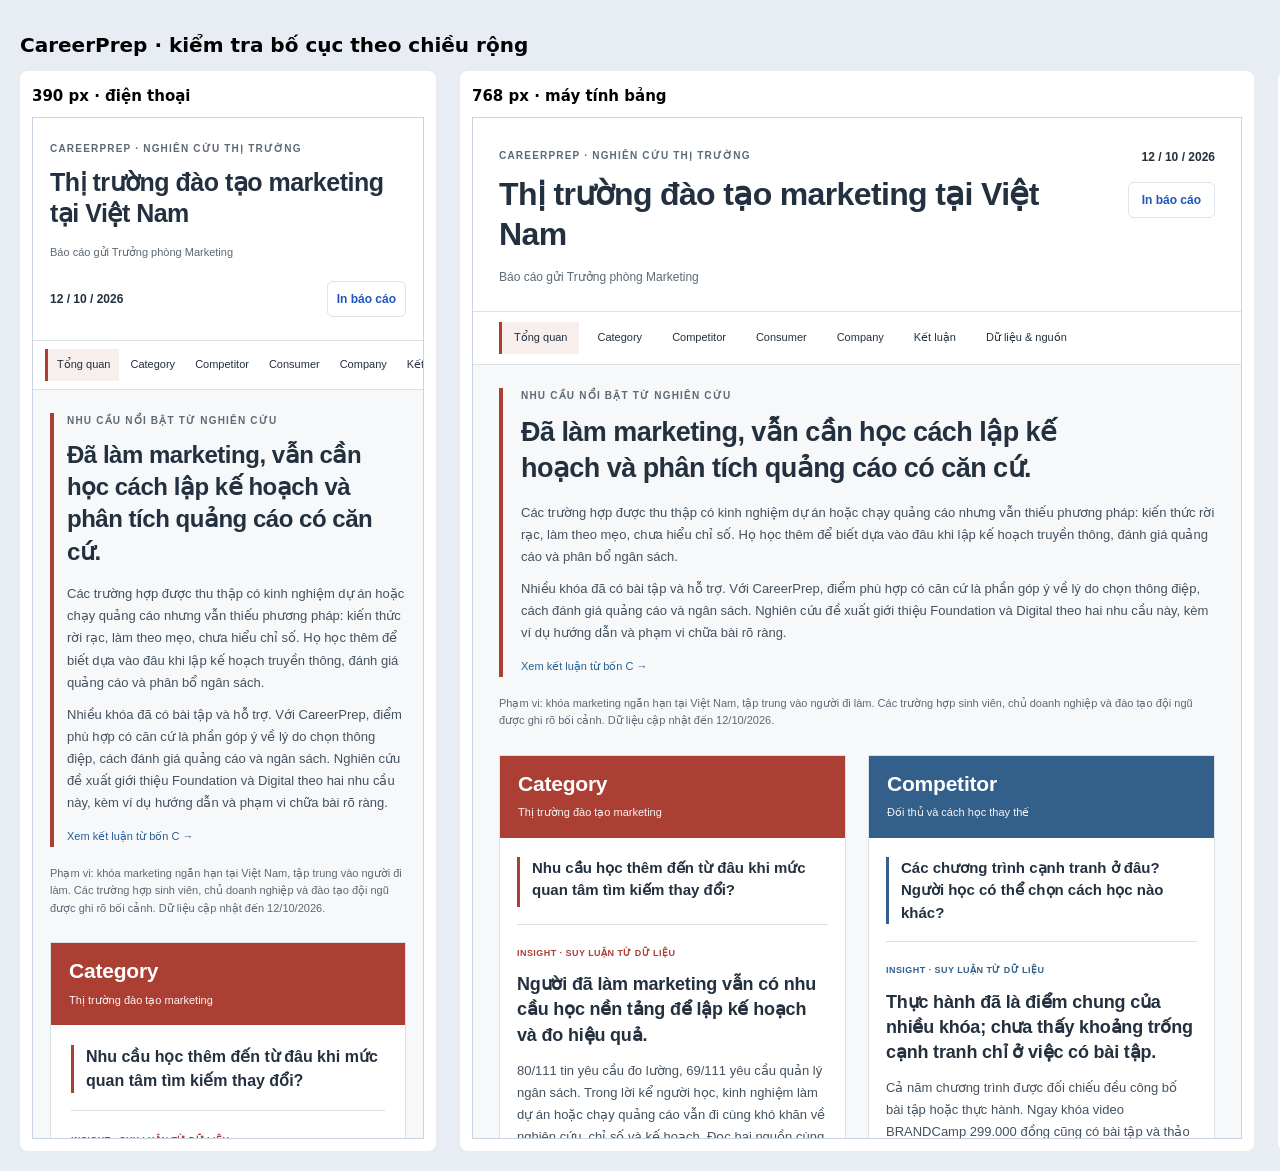
<file: qa/responsive.html>
<!doctype html>
<html lang="vi"><head><meta charset="utf-8"><meta name="viewport" content="width=device-width,initial-scale=1"><title>Dashboard · kiểm tra responsive</title><style>body{font:14px system-ui;background:#e8ecf3;padding:20px;margin:0}h1{font-size:20px}main{display:flex;gap:24px;align-items:flex-start;width:max-content}article{background:#fff;padding:12px;border-radius:8px}h2{font-size:15px;margin:4px 0 12px}iframe{height:1020px;border:1px solid #c9d3e2;display:block}</style></head><body><h1>CareerPrep · kiểm tra bố cục theo chiều rộng</h1><main><article><h2>390 px · điện thoại</h2><iframe id="mobile" title="Dashboard ở 390 px" width="390" src="../?v=research-v26"></iframe></article><article><h2>768 px · máy tính bảng</h2><iframe id="tablet" title="Dashboard ở 768 px" width="768" src="../?v=research-v26"></iframe></article><article><h2>1366 px · máy tính</h2><iframe id="desktop" title="Dashboard ở 1366 px" width="1366" src="../?v=research-v26"></iframe></article></main></body></html>
</file>
<file: styles.css>
:root{--ink:#182640;--muted:#617085;--line:#dce3ec;--blue:#2156b8;--sky:#ecf3ff;--amber:#815108;--bg:#f3f5f9;--red:#bd4139;--nav:#15243d}*{box-sizing:border-box}html{scroll-behavior:smooth;scroll-padding-top:80px}body{margin:0;background:var(--bg);font:16px/1.6 -apple-system,BlinkMacSystemFont,"Segoe UI",Arial,sans-serif;color:var(--ink)}a{color:var(--blue);text-underline-offset:3px}button,input,select{font:inherit}button,.button{display:inline-flex;align-items:center;justify-content:center;min-height:42px;padding:9px 17px;border:1px solid var(--blue);background:var(--blue);border-radius:6px;color:white;text-decoration:none;font-size:14px;font-weight:650;cursor:pointer}button:hover,.button:hover{filter:brightness(.94)}button:focus-visible,a:focus-visible,input:focus-visible,select:focus-visible,summary:focus-visible{outline:3px solid #eea626;outline-offset:4px}.secondary,.quiet{background:white;color:var(--blue)}.quiet{border-color:var(--line);padding:7px 13px;min-height:36px}.sidebar{position:fixed;inset:0 auto 0 0;width:210px;background:var(--nav);color:white;padding:30px 20px;display:flex;flex-direction:column;z-index:20}.brand{display:flex;gap:11px;align-items:center;color:white;text-decoration:none;font-size:15px;line-height:1.3}.logo{font-size:20px;letter-spacing:-1px;font-weight:800;display:grid;place-items:center;grid-auto-flow:column;width:49px;height:49px;border:1px solid #6f87aa;border-radius:8px}.logo span{color:#e17a65}.nav-label{margin:42px 10px 12px;font-size:12px;letter-spacing:1.3px;color:#a3b4d0}.sidebar nav{display:flex;flex-direction:column;gap:7px}.sidebar nav a{padding:11px 10px;border-radius:5px;color:#c8d3e4;font-size:14px;text-decoration:none}.sidebar nav a:hover,.sidebar nav a.selected{background:#2b4160;color:white}.sidebar-foot{margin-top:auto;padding:30px 10px 0;border-top:1px solid #3a4a63;color:#b0bfd5}.sidebar-foot span,.sidebar-foot small{font-size:12px}.sidebar-foot p{font-size:14px;line-height:1.6}main{margin-left:210px;padding:0 36px;max-width:1810px}.topbar{min-height:74px;display:flex;align-items:center;justify-content:space-between;border-bottom:1px solid var(--line);gap:18px}.topbar>span{font-size:12px;letter-spacing:1.4px;font-weight:700;color:var(--muted)}.topbar>div{display:flex;align-items:center;gap:14px}.pill{display:inline-flex;align-items:center;border-radius:4px;padding:4px 9px;font-size:12px;line-height:1.4;font-weight:650;white-space:normal}.amber{background:#fff0d8;color:var(--amber)}.blue{background:var(--sky);color:#2255a8}.purple{background:#efedfc;color:#6246a0}.outline{background:white;border:1px solid #d5deeb;color:var(--muted)}section{padding-top:38px}h1,h2,h3,p{margin-top:0}h1{font-size:36px;line-height:1.25;letter-spacing:-1px;margin-bottom:15px}h2{font-size:25px;line-height:1.35;letter-spacing:-.5px;margin-bottom:10px}h3{font-size:18px;line-height:1.45;margin-bottom:12px}p{margin-bottom:14px}.heading{display:flex;gap:30px;justify-content:space-between;align-items:flex-start}.heading>div:first-child{max-width:800px}.eyebrow{font-size:12px;letter-spacing:1.4px;font-weight:750;color:var(--blue);margin-bottom:12px}.lede{color:var(--muted);max-width:890px;margin-bottom:22px}.report-meta{min-width:206px;padding-top:6px;font-size:12px;display:flex;gap:6px;align-items:flex-start;flex-direction:column;color:var(--muted)}.report-meta b{font-size:16px;color:var(--ink);margin-bottom:6px}.report-meta .pill{margin-top:7px}.scope-note{display:grid;grid-template-columns:165px 1fr;gap:18px;background:#e8eef8;border-left:4px solid var(--blue);padding:18px 22px;font-size:14px;border-radius:4px;margin:5px 0 24px}.kpis{display:grid;grid-template-columns:repeat(3,1fr);gap:18px}.kpis article{background:white;border:1px solid var(--line);border-top:3px solid var(--blue);padding:21px 24px;border-radius:6px}.kpis article>span{display:block;font-size:14px;color:var(--muted)}.kpis strong{display:block;font-size:45px;line-height:1.4;margin:10px 0}.kpis strong small{font-size:18px;padding-left:6px;font-weight:500}.kpis .text-stat{font-size:28px;margin:22px 0}.kpis p{font-size:14px;min-height:65px;margin-bottom:12px}.kpis a{font-size:12px}.brief{display:grid;grid-template-columns:1fr 1fr;border:1px solid var(--line);background:#fff;border-radius:6px;margin-top:20px}.brief article{padding:24px 28px}.brief article+article{border-left:1px solid var(--line)}.brief h2{font-size:21px;margin-top:10px}.brief p{font-size:15px}.brief a{font-size:13px}.section-head{display:flex;align-items:flex-start;justify-content:space-between;gap:20px;margin-bottom:18px}.section-head .eyebrow{margin-bottom:8px}.section-head .lede{margin-bottom:0}.panel{background:white;border:1px solid var(--line);border-radius:6px;margin-bottom:20px;padding:24px}.panel-head{display:flex;gap:15px;align-items:flex-start;justify-content:space-between;margin-bottom:18px}.panel-head h3{margin-bottom:4px}.caption{font-size:13px;line-height:1.5;color:var(--muted);margin:0}.table-wrap{overflow-x:auto}table{border-collapse:collapse;width:100%;font-size:14px}th{text-align:left;color:#52647d;background:#f4f7fb;font-size:12px;font-weight:700;padding:13px 14px;border-bottom:1px solid #ced8e6}td{padding:16px 14px;vertical-align:top;border-bottom:1px solid #e6ebf2;line-height:1.55}tbody tr:last-child td{border-bottom:0}tbody tr:hover{background:#f9fbff}td small{display:block;font-size:12px;color:var(--muted);margin-top:4px}.question-table th:first-child,.question-table td:first-child{width:16%;font-weight:650}.question-table th:nth-child(2){width:37%}.question-table th:nth-child(3){width:17%}.chart-grid,.method-grid{display:grid;grid-template-columns:1fr 1fr;gap:20px}.chart-grid .panel{min-width:0}.chart-note{font-size:13px;line-height:1.6;color:var(--muted);margin:16px 0 0}.source-line{font-size:12px;margin:14px 0 0}.big-finding{display:flex;gap:22px;align-items:center;padding:12px 0}.big-finding>strong{font-size:76px;line-height:1.2;color:var(--blue);letter-spacing:-3px}.big-finding>strong span{font-size:32px;letter-spacing:0}.big-finding>div b{font-size:18px}.big-finding p{font-size:14px;margin:5px 0}.finding-box{margin-top:18px;padding:17px;background:#eff4fc;border-left:3px solid var(--blue);font-size:14px}.finding-box p{margin:5px 0 0}.bars{margin-top:25px}.bar-row{display:grid;grid-template-columns:minmax(110px,43%) 1fr 46px;align-items:center;gap:10px;margin:18px 0;font-size:14px}.bar-track{height:18px;background:#edf1f6;border-radius:2px}.bar-fill{height:100%;width:var(--bar-width);background:var(--blue);border-radius:2px}.bar-value{text-align:right;font-weight:750;font-size:14px}.bar-row:nth-child(2) .bar-fill{background:#4978c3}.bar-row:nth-child(3) .bar-fill{background:#7499d5}.bar-row:nth-child(4) .bar-fill{background:#91b0df}.bar-row:nth-child(5) .bar-fill{background:#a4bce0}.chart-axis{margin-left:calc(43% + 10px);margin-right:56px;display:flex;justify-content:space-between;font-size:12px;color:var(--muted);border-top:1px solid var(--line);padding-top:6px}.price-groups{display:grid;grid-template-columns:1fr 1fr;gap:34px}.price-group{min-width:0;border-left:3px solid #d3dff0;padding-left:18px}.price-group h4{font-size:15px;margin:0 0 7px}.price-group .bar-row{grid-template-columns:minmax(110px,36%) 1fr 55px}.price-group .chart-axis{margin-left:calc(36% + 10px);margin-right:65px}.price-group p{font-size:12px;margin-bottom:4px;color:var(--muted)}.four-cs{display:grid;grid-template-columns:repeat(4,1fr);gap:16px}.insight{display:flex;flex-direction:column;padding:24px 20px;background:white;border:1px solid var(--line);border-top:4px solid #a8b4c7;border-radius:6px;min-width:0}.insight.active{border-top-color:var(--blue);background:#eef4ff}.insight-top{display:flex;flex-direction:column;align-items:flex-start;gap:9px;margin-bottom:20px}.insight-top>span:first-child{font-size:12px;letter-spacing:.7px;font-weight:750}.insight h3{font-size:19px}.insight p{font-size:14px}.insight-evidence{margin-top:auto;padding-top:15px;border-top:1px solid #cbd6e5;font-size:12px;color:var(--muted)}.insight .caption{margin-top:12px;font-size:12px}.strategy-panel{display:grid;grid-template-columns:1.6fr 1fr;gap:38px;background:#192b48;color:white;padding:32px;border-radius:6px;margin-bottom:20px}.strategy-panel .eyebrow{color:#a9c4f5}.strategy-panel h3{font-size:27px;line-height:1.4}.strategy-panel p{font-size:15px;color:#d7e2f2;margin-bottom:0}.strategy-proof{border-left:1px solid #596a84;padding-left:27px;font-size:14px}.strategy-proof ul{padding-left:19px;margin-bottom:0}.strategy-proof li+li{margin-top:10px}.actions{display:flex;gap:10px;flex-wrap:wrap}.evidence-tools{display:grid;grid-template-columns:2fr 1fr 1fr auto;gap:16px;align-items:end;margin-bottom:20px}.evidence-tools label{font-size:12px;font-weight:650;color:var(--muted);display:flex;flex-direction:column;gap:7px}input,select{width:100%;min-width:0;font-size:14px;min-height:42px;border:1px solid #c5cfde;border-radius:5px;background:white;padding:8px;color:var(--ink)}.count{font-size:13px;padding-bottom:10px;color:var(--muted);min-width:70px}.data-table{min-width:800px}.data-table td:nth-child(4){white-space:nowrap;font-weight:650}.empty{padding:35px;text-align:center;color:var(--muted)}summary{font-size:17px;font-weight:650;cursor:pointer}details[open]>summary{margin-bottom:20px}.sources{display:grid;grid-template-columns:1fr 1fr;gap:0 28px}.source-item{padding:21px 0;border-bottom:1px solid var(--line);scroll-margin-top:25px}.source-item h4{font-size:15px;margin:0 0 6px}.source-item h4 span{font-size:12px;background:#e9eff9;padding:3px 6px;border-radius:3px;margin-right:5px}.source-item p{font-size:13px;color:var(--muted);margin:5px 0}.source-item a{font-size:13px}.source-item:target{background:#eff5ff;outline:7px solid #eff5ff}.method-grid .panel p,.method-grid li{font-size:14px}.method-grid ul{padding-left:20px}.method-grid li+li{margin-top:10px}footer{padding:25px 0 35px;border-top:1px solid var(--line);margin-top:15px;display:flex;justify-content:space-between;gap:18px;color:var(--muted);font-size:12px}.skip{position:fixed;top:-80px;left:20px;background:white;z-index:30;padding:12px}.skip:focus{top:10px}@media(min-width:1600px){main{padding:0 52px}.heading>div:first-child{max-width:950px}h1{font-size:41px}}@media(max-width:1250px){.heading{flex-direction:column;gap:0}.report-meta{flex-direction:row;flex-wrap:wrap;gap:12px;min-width:0;margin-bottom:20px;align-items:center}.report-meta b{margin:0}.report-meta .pill{margin:0}.four-cs{grid-template-columns:repeat(2,1fr)}.kpis article{padding:20px 17px}.kpis .text-stat{font-size:25px}.evidence-tools{grid-template-columns:2fr 1fr 1fr}.count{grid-column:1/-1;padding:0}.big-finding>strong{font-size:62px}.panel{padding:21px}.price-groups{gap:20px}.price-group .bar-row{grid-template-columns:36% 1fr 45px}.price-group .chart-axis{margin-right:55px}}@media(max-width:1000px){main{padding:0 24px}.sidebar{width:185px;padding:25px 15px}main{margin-left:185px}.chart-grid,.method-grid,.price-groups{grid-template-columns:1fr}.chart-grid{gap:0}.kpis{grid-template-columns:1fr 1fr}.kpis article:last-child{grid-column:1/-1}.kpis p{min-height:0}.kpis .text-stat{margin:10px 0}.brief{grid-template-columns:1fr}.brief article+article{border-left:0;border-top:1px solid var(--line)}.sources{grid-template-columns:1fr}.strategy-panel{grid-template-columns:1fr;gap:25px}.strategy-proof{border-left:0;border-top:1px solid #596a84;padding:20px 0 0}.topbar>span{max-width:150px}.section-head{flex-wrap:wrap}footer{flex-wrap:wrap}}@media(max-width:760px){.sidebar{position:static;width:auto;padding:15px 20px}.brand{display:flex}.brand br{display:none}.brand b{font-size:16px}.logo{width:39px;height:39px;font-size:17px}.nav-label,.sidebar-foot{display:none}.sidebar nav{display:flex;flex-direction:row;overflow-x:auto;gap:4px;margin-top:12px}.sidebar nav a{white-space:nowrap;font-size:13px;padding:7px 10px}.sidebar nav a:first-child{display:none}main{margin-left:0;padding:0 18px}.topbar{min-height:65px}.topbar>span{font-size:10px;max-width:120px;letter-spacing:.6px}.topbar>div{gap:8px}.topbar .pill{font-size:10px}.quiet{font-size:12px;padding:6px 9px}section{padding-top:28px}h1{font-size:29px;letter-spacing:-.6px}h2{font-size:22px}.lede{font-size:15px}.scope-note{grid-template-columns:1fr;gap:6px;padding:16px}.kpis{gap:12px}.kpis strong{font-size:39px}.kpis article>span{font-size:13px}.kpis article{padding:17px 14px}.brief article{padding:20px}.panel{padding:18px}.panel-head{flex-wrap:wrap}.panel-head .pill{font-size:11px}.four-cs{grid-template-columns:1fr}.insight{padding:22px}.insight-top{flex-direction:row;justify-content:space-between;align-items:center;margin-bottom:15px}.strategy-panel{padding:24px}.strategy-panel h3{font-size:23px}.evidence-tools{grid-template-columns:1fr 1fr}.evidence-tools label:first-child{grid-column:1/-1}.bar-row{font-size:13px;grid-template-columns:43% 1fr 39px;gap:8px}.bar-value{font-size:13px}.chart-axis{margin-right:47px}.price-group .bar-row{grid-template-columns:38% 1fr 44px}.price-group .chart-axis{margin-left:calc(38% + 10px)}th{padding:11px}td{padding:13px 11px}.question-table{min-width:750px}#supply table,#strategy table,#next>.panel table,.context table{min-width:680px}.actions{width:100%}.actions>*{flex:1}.report-meta{font-size:12px}footer{font-size:12px;flex-direction:column;gap:7px}}@media(prefers-reduced-motion:reduce){html{scroll-behavior:auto}}@media print{body{background:white;font-size:11px;color:#182640}.sidebar,.topbar,.actions,.evidence-tools,#print{display:none}main{margin:0;padding:0;max-width:none}section{padding-top:20px;break-inside:auto}h1{font-size:28px}h2{font-size:20px}.panel,.kpis article,.insight,.brief{break-inside:avoid;border-color:#bec8d6}.chart-grid,.method-grid{grid-template-columns:1fr 1fr}.kpis{grid-template-columns:repeat(3,1fr)}.four-cs{grid-template-columns:repeat(2,1fr)}.strategy-panel{background:white;color:#182640;border:1px solid #bec8d6;grid-template-columns:1.4fr 1fr}.strategy-panel p,.strategy-panel .eyebrow{color:#182640}.table-wrap{overflow:visible}table,.data-table,.question-table,#supply table,#strategy table,#next>.panel table,.context table{min-width:0;font-size:11px}th{font-size:10px}.bar-fill{print-color-adjust:exact;-webkit-print-color-adjust:exact}.sources{grid-template-columns:1fr 1fr}.source-item{break-inside:avoid}.report-meta{flex-direction:row}footer{display:none}a{color:#2156b8}thead{display:table-header-group}tr{break-inside:avoid}}
.trends-controls{display:flex;gap:12px 20px;flex-wrap:wrap;margin:18px 0}.trends-controls label{display:flex;gap:7px;align-items:center;font-size:13px;font-weight:650;color:var(--series-color);cursor:pointer}.trends-controls input{width:17px;min-height:17px;margin:0;accent-color:var(--series-color)}.trends-chart{overflow-x:auto;margin:18px 0}.trends-chart svg{display:block;width:100%;min-width:640px;height:auto}.trends-chart text{fill:#64748b;font-size:12px}.trends-table{min-width:670px}.trends-table caption{font-size:14px;font-weight:650;text-align:left;padding:14px 0}.trends-table td:not(:first-child),.trends-table th:not(:first-child){text-align:right}.series-dot{display:inline-block;width:9px;height:9px;border-radius:50%;margin-right:8px}#trends-raw>.actions{margin:20px 0}#trends-raw>details{border-top:1px solid var(--line);padding:18px 0}#trends-raw>details>summary{font-size:15px}.related-grid{display:grid;grid-template-columns:1fr 1fr;gap:24px}.related-grid table{min-width:390px;font-size:13px}.related-grid td:nth-child(n+2){white-space:nowrap}.related-grid h4{margin:18px 0}.related-grid .table-wrap{max-height:550px;overflow:auto}.related-grid th{position:sticky;top:0}@media(max-width:1250px){.related-grid{grid-template-columns:1fr}}@media print{.trends-chart svg{min-width:0}.related-grid .table-wrap{max-height:none;overflow:visible}.trends-table{min-width:0}.trends-controls input{min-height:0}.related-grid th{position:static}}
.single-select{display:block;max-width:420px;margin:24px 0 12px;font-size:13px;font-weight:650}.single-select select{display:block;margin-top:8px}#single-files{margin:22px 0}#trends-individual h4{margin:18px 0;font-size:15px}#trends-individual .chart-grid{margin-bottom:22px}#trends-individual>details{padding-top:18px;border-top:1px solid var(--line)}#trends-individual table caption{text-align:left;font-size:14px;font-weight:650;padding:18px 0 10px}
.change-chart{overflow-x:auto;margin:20px 0 8px}.change-chart svg{display:block;width:100%;min-width:690px;height:auto;margin-top:12px}.change-chart text{fill:#52647d;font-size:13px}@media print{.change-chart svg{min-width:0}}

/* Reading order: executive conclusion, three proof chains, 4Cs, decisions, appendix. */
main{max-width:1800px}section{padding-top:44px}h1{font-size:34px;max-width:850px}h4{font-size:16px;line-height:1.5;margin:15px 0 10px}.lede{max-width:840px}.executive{background:#192b48;color:#fff;padding:28px 30px;border-radius:8px;margin:6px 0 20px}.executive .eyebrow{color:#abc8f5}.executive h2{max-width:980px;font-size:25px}.executive p{color:#dbe6f7;max-width:1030px;font-size:15px;margin-bottom:16px}.executive-links{display:flex;gap:24px;flex-wrap:wrap}.executive-links a,.strategy-proof a{color:#c2d8ff;font-size:14px}.reading-path{display:grid;grid-template-columns:repeat(4,1fr);gap:12px;margin:0 0 24px}.reading-path>a{display:flex;gap:12px;align-items:center;background:white;border:1px solid var(--line);padding:16px;text-decoration:none;color:var(--ink);border-radius:6px;font-size:14px}.reading-path>a:hover{border-color:var(--blue);background:var(--sky)}.reading-path b{color:var(--blue);font-size:22px}.reading-path small{display:block;color:var(--muted);font-size:12px;margin-top:3px}.answer-panel{margin-top:24px}.answer-panel td p{margin:7px 0 0;font-size:14px}.answer-panel .question-table th:first-child{width:20%}.answer-panel .question-table th:nth-child(2){width:51%}.answer-panel .question-table th:nth-child(3){width:29%}.argument{background:white;border:1px solid var(--line);border-radius:8px;margin-bottom:28px;scroll-margin-top:24px}.argument-head{display:flex;align-items:center;gap:16px;padding:24px 26px;border-bottom:1px solid var(--line)}.argument-head>div{flex:1}.argument-head .eyebrow{margin:0 0 5px;font-size:11px}.argument-head h3{font-size:22px;margin:0;line-height:1.4}.argument-number{display:grid;place-items:center;background:var(--sky);color:var(--blue);font-size:26px;font-weight:750;border-radius:8px;width:48px;height:48px;flex-shrink:0}.argument-head>.pill{max-width:190px}.argument-body{display:grid;grid-template-columns:minmax(0,1.7fr) minmax(280px,1fr)}.proof-column{min-width:0;padding:24px 26px}.reasoning{background:#f8faff;padding:24px;border-left:1px solid var(--line);min-width:0;border-radius:0 0 8px 0}.step-label{font-size:12px;font-weight:750;color:var(--muted);letter-spacing:.3px;display:flex;align-items:center;gap:8px;margin-bottom:14px}.step-label span{display:inline-grid;place-items:center;width:24px;height:24px;background:#e7edf6;color:var(--blue);border-radius:50%;font-size:10px}.reason-step h4{font-size:18px;margin:8px 0}.reason-step p{font-size:14px;line-height:1.65;margin-bottom:12px}.conclusion{margin-top:24px;border-top:1px solid #cedaee;padding-top:22px}.conclusion h4{color:var(--blue)}.conclusion a{font-size:13px;font-weight:650}.limit-note{font-size:12px;color:var(--muted);border-left:3px solid #c7a263;background:#fff8eb;padding:12px 14px;margin-top:24px}.limit-note p{margin:4px 0 0;line-height:1.65}.query-preview{border-top:1px solid var(--line);margin-top:24px;padding-top:10px}.query-preview h4{font-size:15px}.query-preview table{font-size:12px}.query-preview th{font-size:11px}.query-preview td{padding:12px 10px}.query-preview td:first-child{width:23%}.query-preview td:nth-child(2){width:40%}.query-term{display:block;margin-bottom:6px;color:#3f5779}.query-term:last-child{margin:0}.calculation{border-top:1px solid var(--line);padding:17px 0 0;margin-top:22px}.calculation>summary{font-size:13px;color:var(--blue);line-height:1.5}.calculation[open]>summary{margin-bottom:14px}.calculation .panel{border:0;padding:0;margin:14px 0}.calculation .table-wrap{margin-bottom:16px}.calculation .price-detail{padding-top:10px;border-top:1px solid var(--line)}.regional-signal{display:flex;gap:20px;align-items:center;background:var(--sky);padding:18px;border-radius:6px;margin-top:22px}.regional-signal strong{font-size:44px;line-height:1.2;color:var(--blue);white-space:nowrap}.regional-signal strong small{font-size:20px}.regional-signal b{font-size:14px}.regional-signal p{font-size:12px;margin:6px 0;color:var(--muted)}.regional-signal a{font-size:12px}.proof-column .bars{margin-top:18px}.proof-column .bar-row{font-size:13px;grid-template-columns:minmax(140px,43%) 1fr 46px}.market-gap{display:grid;grid-template-columns:1.7fr 1fr;gap:28px;border:1px dashed #c8aa72;background:#fffaf0;padding:24px 26px;border-radius:8px}.market-gap h3{font-size:20px;margin:13px 0}.market-gap p{font-size:14px;margin:8px 0}.market-gap>div:last-child{border-left:1px solid #e2d4b7;padding-left:26px;font-size:14px}.market-gap a{font-size:13px}.decision-grid{display:grid;grid-template-columns:repeat(3,1fr);gap:18px}.decision-card{background:#fff;border:1px solid var(--line);border-radius:6px;padding:23px;display:flex;flex-direction:column}.decision-card .eyebrow{font-size:11px;letter-spacing:.8px}.decision-card h3{font-size:20px}.decision-card p{font-size:14px;margin-bottom:15px}.decision-basis{font-size:12px;margin:0 0 16px;display:block}.decision-condition{background:var(--sky);padding:14px;margin-top:auto;font-size:13px;border-radius:5px}.decision-condition p{font-size:13px;margin:6px 0 0}.four-cs{gap:14px}.insight h3{font-size:18px}.insight-top{gap:7px;margin-bottom:16px}.insight p{font-size:13px}.insight-evidence{line-height:1.8}.strategy-panel{margin-bottom:20px}.strategy-proof li{font-size:14px}.strategy-proof li a{font-size:14px}.panel>summary{font-size:16px}.panel>summary::marker,.calculation>summary::marker{color:var(--blue)}#evidence>.panel{margin-bottom:14px}#evidence .evidence-tools{margin-top:20px}#search-explorer{border:0;padding:0;margin:20px 0 0}#search-explorer .chart-grid{margin-top:24px}#search-explorer>details{border-top:1px solid var(--line);padding-top:18px;margin-top:22px}#comparison-archive>.panel{margin-top:20px}#trends-raw{border:0;padding:20px 0}#next{padding-bottom:16px}#next table{font-size:13px}tr:target{background:#e4edfd!important;outline:2px solid #7c9cd2;outline-offset:-2px}tr[id],.source-item,.decision-card,.market-gap{scroll-margin-top:26px}.sr-only{position:absolute;width:1px;height:1px;overflow:hidden;clip:rect(0,0,0,0);white-space:nowrap}.change-chart{overflow:visible;margin:0}.change-chart h4{font-size:16px;margin:6px 0}.change-bars{margin:22px 0 8px}.change-row{display:grid;grid-template-columns:168px minmax(0,1fr) 62px;gap:10px;align-items:center;margin:17px 0;font-size:13px}.change-row>a{color:#41536e;text-decoration:none;line-height:1.4}.change-row>a:hover{text-decoration:underline;color:var(--blue)}.change-row>b{font-size:13px;text-align:right}.change-track{position:relative;height:22px;background:repeating-linear-gradient(to right,transparent 0,transparent calc(25% - 1px),#e2e8f1 calc(25% - 1px),#e2e8f1 25%)}.change-zero{position:absolute;top:-7px;bottom:-7px;width:1px;left:25%;background:#9caec9}.change-fill{position:absolute;top:2px;height:18px;border-radius:2px}.change-fill.positive{background:#2156b8}.change-fill.negative{background:#7b879b}.change-scale{display:flex;justify-content:space-between;margin:10px 72px 0 178px;font-size:10px;color:var(--muted);border-top:1px solid var(--line);padding-top:7px}.change-scale span{position:relative;transform:translateX(50%)}.change-scale span:first-child{transform:translateX(-50%)}.change-scale span:nth-child(2){transform:translateX(0)}.change-scale span:nth-child(3){transform:translateX(12%)}.change-scale span:nth-child(4){transform:translateX(30%)}
@media(min-width:1600px){.argument-body{grid-template-columns:minmax(0,1.8fr) minmax(320px,1fr)}h1{font-size:39px}.proof-column{padding:28px 30px}.reasoning{padding:28px}.four-cs{grid-template-columns:repeat(4,1fr)}}
@media(max-width:1250px){.argument-body{grid-template-columns:minmax(0,1.5fr) minmax(270px,1fr)}.argument-head{flex-wrap:wrap}.argument-head>.pill{margin-left:64px;max-width:none}.proof-column{padding:22px}.reasoning{padding:22px}.change-row{grid-template-columns:136px minmax(0,1fr) 58px;gap:8px;font-size:12px}.change-scale{margin-left:144px;margin-right:66px}.reading-path{grid-template-columns:repeat(2,1fr)}.decision-grid{grid-template-columns:1fr}.decision-card{display:grid;grid-template-columns:1fr 1fr;gap:0 24px}.decision-card>.eyebrow,.decision-card>h3,.decision-card>.decision-basis{grid-column:1}.decision-card>p{grid-column:1;margin-bottom:0}.decision-condition{grid-column:2;grid-row:1/5;margin-top:0;align-self:stretch;display:flex;flex-direction:column;justify-content:center}.regional-signal{align-items:flex-start;gap:12px}.regional-signal strong{font-size:38px}}
@media(max-width:1100px){.argument-body{grid-template-columns:1fr}.reasoning{border-left:0;border-top:1px solid var(--line);display:grid;grid-template-columns:1fr 1fr;gap:22px;border-radius:0 0 8px 8px}.conclusion{border:0;padding:0;margin:0}.limit-note{grid-column:1/-1;margin:0}.change-row{grid-template-columns:168px minmax(0,1fr) 62px;font-size:13px;gap:10px}.change-scale{margin-left:178px;margin-right:72px}.market-gap{grid-template-columns:1fr;gap:18px}.market-gap>div:last-child{border-left:0;border-top:1px solid #e2d4b7;padding:16px 0 0}.proof-column .bar-row{grid-template-columns:minmax(130px,43%) 1fr 46px}}
@media(max-width:760px){section{padding-top:30px}.sidebar nav a:first-child{display:block}.sidebar nav{padding-bottom:2px}.heading{gap:0}h1{font-size:27px}h1 br{display:none}.executive{padding:22px}.executive h2{font-size:21px}.executive-links{gap:12px 20px}.reading-path{gap:9px}.reading-path>a{padding:12px;gap:9px;font-size:12px}.reading-path b{font-size:18px}.reading-path small{font-size:10px}.argument-head{padding:19px;gap:12px}.argument-head h3{font-size:19px}.argument-number{width:38px;height:38px;font-size:22px}.argument-head>.pill{margin-left:50px;font-size:10px}.proof-column,.reasoning{padding:20px}.reasoning{grid-template-columns:1fr;gap:0}.conclusion{margin-top:20px;border-top:1px solid var(--line);padding-top:20px}.limit-note{margin-top:20px}.change-row{grid-template-columns:126px minmax(0,1fr) 57px;gap:7px;font-size:11px;margin:16px 0}.change-row>b{font-size:12px}.change-scale{margin-left:133px;margin-right:64px;font-size:8px}.query-preview .table-wrap{overflow:auto}.query-preview table{min-width:450px}.regional-signal{gap:14px}.regional-signal strong{font-size:38px}.market-gap{padding:20px}.decision-card{display:flex;padding:20px}.decision-card>p{margin-bottom:16px}.decision-condition{margin-top:8px}.strategy-panel h3{font-size:22px}.four-cs{grid-template-columns:1fr}.panel>summary{font-size:14px}.proof-column .bar-row{grid-template-columns:43% 1fr 40px;font-size:12px}.argument .chart-grid{gap:16px}.argument .calculation .trends-table{min-width:610px}.answer-panel .question-table{min-width:650px}.scope-note{margin-bottom:18px}footer{line-height:1.8}}
@media print{.reading-path,.executive-links{display:none}.executive{color:var(--ink);background:white;border:1px solid var(--line)}.executive h2,.executive p,.executive .eyebrow{color:var(--ink)}.argument{break-inside:auto}.argument-head{break-after:avoid}.argument-body{grid-template-columns:1.7fr 1fr}.reasoning{display:block;border-left:1px solid var(--line);border-top:0}.reason-step,.regional-signal,.decision-card{break-inside:avoid}.conclusion{margin-top:20px}.limit-note{margin-top:20px}.proof-column,.reasoning{padding:15px}.argument-head{padding:15px}.argument-head h3{font-size:17px}.change-row{grid-template-columns:110px minmax(0,1fr) 48px;font-size:10px;gap:5px}.change-row>b{font-size:10px}.change-scale{margin-left:115px;margin-right:53px}.decision-grid{grid-template-columns:repeat(3,1fr)}.decision-card{display:flex;padding:15px}.four-cs{grid-template-columns:repeat(4,1fr)}.insight{padding:14px}.insight h3{font-size:14px}.insight p{font-size:11px}.change-fill,.argument-number,.regional-signal,.decision-condition{print-color-adjust:exact;-webkit-print-color-adjust:exact}.trends-chart svg{min-width:0}.market-gap{grid-template-columns:1.7fr 1fr}.sr-only{display:none}.proof-column .bar-row{grid-template-columns:43% 1fr 32px;font-size:10px}.bar-value{font-size:10px}}

.change-scale{position:relative;height:23px;display:block}.change-scale span{position:absolute;transform:translateX(-50%)}.change-scale span:nth-child(1){left:0;transform:translateX(0)}.change-scale span:nth-child(2){left:25%;transform:translateX(-50%)}.change-scale span:nth-child(3){left:50%;transform:translateX(-50%)}.change-scale span:nth-child(4){left:75%;transform:translateX(-50%)}.change-scale span:nth-child(5){left:100%;transform:translateX(-100%)}
@media(max-width:1250px){.argument-head{display:grid;grid-template-columns:48px minmax(0,1fr)}.argument-head>div{min-width:0}.argument-head>.pill{grid-column:2;margin-left:0;justify-self:start}}
@media(max-width:900px){.sidebar{position:static;width:auto;padding:15px 20px}.brand br{display:none}.brand b{font-size:16px}.logo{width:39px;height:39px;font-size:17px}.nav-label,.sidebar-foot{display:none}.sidebar nav{display:flex;flex-direction:row;overflow-x:auto;gap:4px;margin-top:12px}.sidebar nav a{white-space:nowrap;font-size:13px;padding:7px 10px}.sidebar nav a:first-child{display:block}main{margin-left:0;padding:0 18px}.argument-head h3{font-size:20px}}
@media(max-width:760px){.argument-head{grid-template-columns:38px minmax(0,1fr)}.argument-head h3{font-size:19px}.change-row{font-size:12px}.change-scale{font-size:9px}.change-scale span:nth-child(3),.change-scale span:nth-child(4){display:none}}

.change-scale span:nth-child(1),.change-scale span:nth-child(5){transform:translateX(-50%)}

/* Research update: price comparison by delivery format and curated learner cases. */
.price-detail{margin:24px 0 0;padding:20px 0 0;border-top:1px solid var(--line)}.benchmark-bars{margin:20px 0}.benchmark-row{display:grid;grid-template-columns:minmax(0,47%) minmax(0,1fr) 48px;gap:10px;align-items:center;margin:15px 0;font-size:12px}.benchmark-row a{color:#41536e;text-decoration:none;line-height:1.4}.benchmark-row a:hover{text-decoration:underline}.benchmark-row small{display:block;color:var(--muted);font-size:11px;margin-top:4px}.benchmark-row b{text-align:right;font-size:13px}.benchmark-track{height:20px;background:repeating-linear-gradient(to right,#f3f6fb 0,#f3f6fb calc(50% - 1px),#d8e2ef calc(50% - 1px),#d8e2ef 50%);border-radius:2px}.benchmark-track span{display:block;height:20px;min-width:2px;background:#2156b8;border-radius:2px}.self-paced .benchmark-track span{background:#00836f}.benchmark-row:nth-child(4){border-top:1px solid var(--line);padding-top:18px;margin-top:18px}.benchmark-axis{display:flex;justify-content:space-between;margin-left:calc(47% + 10px);margin-right:58px;font-size:10px;color:var(--muted);border-top:1px solid var(--line);padding-top:7px}.benchmark-axis span:last-child{transform:translateX(35%)}.curation-bar{display:flex;height:34px;border-radius:5px;overflow:hidden}.curation-bar .curated{display:flex;align-items:center;padding-left:12px;color:#fff;font-size:12px;font-weight:650}.curated{background:#496994}.independent{background:#00836f}.unknown{background:#d3a452}.curation-legend{display:flex;gap:8px 20px;flex-wrap:wrap;font-size:11px;color:var(--muted);margin:12px 0 20px}.curation-legend i{display:inline-block;width:8px;height:8px;border-radius:2px;margin-right:6px}.learner-table td:first-child{width:31%}.learner-table td:last-child{width:13%}#muse-research .actions{margin:20px 0}#muse-review{font-size:12px}.four-cs{grid-template-columns:repeat(4,minmax(0,1fr))}.four-cs .insight{min-width:0}.four-cs .insight-top{flex-wrap:wrap}
@media(max-width:1250px){.four-cs{grid-template-columns:repeat(2,minmax(0,1fr))}}
@media(max-width:760px){.four-cs{grid-template-columns:1fr}.benchmark-row{grid-template-columns:minmax(0,47%) minmax(0,1fr) 40px;gap:7px;font-size:11px}.benchmark-row b{font-size:12px}.benchmark-row small{font-size:10px}.benchmark-axis{margin-left:calc(47% + 7px);margin-right:47px}.learner-table,.supply-proof{min-width:430px}#muse-research table{min-width:700px}.curation-bar .curated{font-size:11px;padding-left:8px}}
@media print{.benchmark-track span,.curation-bar{print-color-adjust:exact;-webkit-print-color-adjust:exact}.benchmark-row{font-size:10px;gap:5px}.benchmark-row small{font-size:9px}.benchmark-row b{font-size:10px}.learner-table,.supply-proof{min-width:0}.four-cs{grid-template-columns:repeat(4,1fr)}}

/* Public-only Category closure and classified supplier index. */
.public-stats{display:grid;grid-template-columns:repeat(4,minmax(0,1fr));gap:16px;margin:24px 0}.public-stats>div{padding:18px 20px;background:#f0f5fa;border:1px solid var(--line);border-radius:8px}.public-stats strong{display:block;color:#2156b8;font-size:30px}.public-stats span{display:block;font-size:12px;color:var(--muted);margin-top:5px}.public-stats>p{grid-column:1/-1;margin:0;font-size:12px;color:var(--muted)}.program-controls{display:flex;gap:16px;align-items:end;flex-wrap:wrap;margin:20px 0}.program-controls label{flex:1 1 200px;font-size:12px;color:var(--muted)}.program-controls input,.program-controls select{display:block;width:100%;box-sizing:border-box;padding:10px;border:1px solid var(--line);border-radius:5px;margin-top:6px;background:white}.program-controls span{padding-bottom:10px}#growth-opportunities table{min-width:620px}#public-program-body td{max-width:300px;overflow-wrap:anywhere}#public-program-body small{display:block;margin-top:5px}#category-closed{scroll-margin-top:30px}@media(max-width:760px){.public-stats{grid-template-columns:repeat(2,minmax(0,1fr));gap:10px}.public-stats>div{padding:14px}.public-stats strong{font-size:25px}.program-controls{gap:10px}}@media print{.public-stats{grid-template-columns:repeat(4,minmax(0,1fr))}.program-controls{display:none}}
/* Research 11 October: comparable data and traceable reasoning. */
.wave-stats{display:grid;grid-template-columns:repeat(4,minmax(0,1fr));gap:12px;margin:24px 0 12px}.wave-stats>div{background:#eef3fa;border-radius:8px;padding:16px}.wave-stats strong{display:block;font-size:30px;color:#245ba6}.wave-stats span{font-size:12px;line-height:1.5;display:block}.wave-verdict{border-left:4px solid #15806e;padding:4px 18px;background:#f0f7f5}.wave-chart-grid{display:grid;grid-template-columns:repeat(2,minmax(0,1fr));gap:18px;margin:28px 0}.wave-chart{border:1px solid #dfe6ee;padding:20px;border-radius:8px;min-width:0}.wave-chart h4{margin:0 0 8px}.wave-chart .caption{min-height:40px}.wave-bars{display:grid;gap:14px;margin:20px 0}.wave-bar{display:grid;grid-template-columns:minmax(100px,1.2fr) minmax(70px,1fr) 70px;align-items:center;gap:10px;text-decoration:none!important;color:#24354d!important;font-size:12px;line-height:1.4}.wave-bar>span{text-decoration:underline;text-decoration-color:#aabbd3}.wave-track{height:13px;background:#edf1f5;border-radius:3px;overflow:hidden}.wave-track i{display:block;height:100%;background:var(--bar-color);min-width:0}.wave-bar b{text-align:right}.wave-bar small{font-size:11px;color:#65738a;display:block}.wave-final{background:#edf6f3}.wave-controls{display:grid;grid-template-columns:1fr 1fr 1.3fr auto;gap:12px;align-items:end;margin:18px 0}.wave-controls label{display:grid;gap:6px;font-size:12px;font-weight:600}.wave-controls select,.wave-controls input{width:100%;min-width:0;padding:10px;border:1px solid #cad5e4;border-radius:5px;background:#fff;color:#24354d}.wave-data-table{min-width:850px}.wave-data-table td{vertical-align:top}.wave-data-table td:nth-child(2){width:36%}.wave-data-table td:nth-child(3){width:28%}.wave-data-table details{margin-top:12px;max-width:240px}.wave-fields{font-size:11px;max-height:450px;overflow:auto;overflow-wrap:anywhere}.wave-fields dt{font-weight:700;margin-top:9px}.wave-fields dd{margin:3px 0 8px;color:#53637a}.wave-note{color:#945c18;background:#fff8ea;padding:8px;font-size:11px}.wave-pagination{display:flex;gap:18px;justify-content:center;align-items:center;margin:16px 0}.wave-pagination span{font-size:12px}#category-synthesis>h4,#wave-hypotheses>h4,#wave-data>h4{margin-top:30px}#wave-downloads a{font-size:12px}#wave-role-matrix td small{display:block;color:#66758a}
@media(max-width:1100px){.wave-chart-grid{grid-template-columns:1fr}.wave-controls{grid-template-columns:1fr 1fr}.wave-stats{grid-template-columns:repeat(2,minmax(0,1fr))}}
@media(max-width:600px){.wave-chart{padding:14px}.wave-stats{gap:8px}.wave-stats>div{padding:12px}.wave-stats strong{font-size:24px}.wave-controls{grid-template-columns:1fr}.wave-bar{grid-template-columns:1.2fr 1fr 56px;gap:7px;font-size:11px}.wave-verdict{padding:4px 12px}.wave-pagination{gap:9px}.wave-logic{min-width:780px}}
@media print{.wave-chart-grid{grid-template-columns:1fr 1fr}.wave-controls,.wave-pagination{display:none}.wave-chart{break-inside:avoid}}

.ceo-chart-grid{grid-template-columns:repeat(3,minmax(0,1fr))}@media(max-width:1100px){.ceo-chart-grid{grid-template-columns:repeat(2,minmax(0,1fr))}}@media(max-width:700px){.ceo-chart-grid{grid-template-columns:1fr}}

/* 3C conclusions: course-specific offers and a traceable source browser. */
.three-c-offers{display:grid;grid-template-columns:repeat(3,minmax(0,1fr));gap:22px}.three-c-offers article{min-width:0;padding:20px;background:#f6f8fb;border-top:3px solid #426994}.three-c-offers h4{margin:0 0 16px;font-size:20px;line-height:1.4}.three-c-offers p{font-size:14px}.three-c-offers a{font-size:12px}.three-c-matrix{min-width:740px}.three-c-matrix th:first-child{width:19%}.three-c-matrix th:last-child{width:27%}.three-c-records{min-width:860px;table-layout:fixed}.three-c-records th:first-child{width:16%}.three-c-records th:nth-child(2){width:38%}.three-c-records th:nth-child(3){width:25%}.three-c-records p{font-size:12px;margin:10px 0}.three-c-records td{overflow-wrap:anywhere}.three-c-records details{margin-top:15px}.three-c-records summary{font-size:12px}.three-c-records a{font-size:12px}.three-c-records tr:target{background:#edf5ff;outline:2px solid #4675aa;outline-offset:-2px}.three-c-records .wave-fields{max-height:420px}.strategy-proof a{color:#d3e3ff}#three-c-audit table{min-width:590px}#three-c-downloads{margin-top:20px}#three-c-downloads a{font-size:12px}button:disabled{opacity:.4;cursor:default}#three-c-company .finding-box{font-size:14px;margin-top:20px}
@media(max-width:1100px){.three-c-offers{grid-template-columns:1fr}.three-c-offers article{padding:20px}.three-c-offers h4{font-size:19px}}
@media print{.three-c-offers{grid-template-columns:repeat(3,minmax(0,1fr))}.three-c-offers article{padding:12px}.three-c-offers p{font-size:11px}.three-c-matrix{min-width:0}.three-c-records{min-width:0}.three-c-offers article{break-inside:avoid}}
.price-snapshot-note{font-size:13px;background:#fff7e9;border-bottom:1px solid #ebd9b5;padding:14px 24px;margin:0}
</file>
<file: research/report.css>
:root{--research-ink:#23303f;--research-muted:#5d6975;--research-line:#dce1e5;--category:#ac3f33;--competitor:#335f8b;--consumer:#725487;--company:#2c766d}html{scroll-behavior:auto}.research-report{background:#f7f8f9;color:var(--research-ink);font-family:Arial,'Helvetica Neue',sans-serif;font-size:14px;line-height:1.6}.research-report *{box-sizing:border-box}.research-report main{margin:0 auto;padding:0 26px;max-width:1800px}.research-report section{padding:0;scroll-margin-top:75px}.research-report a{color:#285f95;text-decoration:none}.research-report a:hover{text-decoration:underline}.report-header{max-width:1800px;margin:auto;display:flex;justify-content:space-between;gap:30px;padding:30px 26px 24px;background:#fff;border-bottom:1px solid var(--research-line)}.report-label{font-size:10px;font-weight:700;letter-spacing:.12em;color:var(--research-muted);margin:0 0 10px}.report-header h1{font-size:32px;letter-spacing:-.02em;line-height:1.25;margin:0 0 14px}.report-audience{font-size:12px;color:var(--research-muted);margin:0}.report-audience span{margin:0 12px}.report-date{display:flex;flex-direction:column;gap:15px;align-items:flex-end;white-space:nowrap}.report-date>b{font-size:12px}.research-report button{font-size:12px}.report-nav{display:flex;gap:6px;max-width:1800px;margin:auto;padding:10px 26px;border-bottom:1px solid var(--research-line);background:#fff;position:sticky;top:0;z-index:30;overflow-x:auto}.report-nav a{font-size:11px;white-space:nowrap;padding:7px 12px;color:var(--research-ink)}.report-nav a:first-child{border-left:3px solid var(--category);background:#f8eeeb}.research-intro{margin:23px 0 25px}.research-intro>p{font-size:13px;max-width:1100px;margin:0 0 17px;color:var(--research-muted)}.research-update{display:flex;gap:20px;align-items:baseline;background:#fff;border-left:3px solid #a2afb8;padding:13px 17px;font-size:12px}.research-update>b{white-space:nowrap}.research-update>span{flex:1;color:var(--research-muted)}.research-update>a{font-size:11px;white-space:nowrap}.four-c-board{display:grid;grid-template-columns:repeat(4,minmax(0,1fr));gap:18px;align-items:stretch}.c-panel{border:1px solid var(--research-line);background:#fff;min-width:0}.category{--c-color:var(--category)}.competitor{--c-color:var(--competitor)}.consumer{--c-color:var(--consumer)}.company{--c-color:var(--company)}.c-header{background:var(--c-color);color:#fff;padding:15px 18px}.c-header h2{font-size:21px;line-height:1.25;margin:0 0 3px;letter-spacing:-.01em}.c-header span{font-size:11px;opacity:.94}.c-content{padding:19px 17px 24px}.c-question{font-size:15px;font-weight:700;line-height:1.5;min-height:74px;margin:0 0 17px;padding-left:12px;border-left:3px solid var(--c-color)}.c-finding{padding:15px 0 17px;border-top:1px solid var(--research-line);border-bottom:1px solid var(--research-line);min-height:273px}.c-finding>span{font-size:9px;letter-spacing:.065em;color:var(--c-color);font-weight:700}.c-finding h3{font-size:19px;line-height:1.35;letter-spacing:-.01em;margin:10px 0 12px}.c-finding p{font-size:13px;color:#435260;line-height:1.7;margin:0}.story-chart{margin:24px 0 0;padding:0;border:0}.story-chart figcaption h3{font-size:15px;line-height:1.4;margin:0 0 9px}.story-chart figcaption p{font-size:10px;color:var(--research-muted);margin:0 0 12px}.story-chart svg{display:block;width:100%;height:auto;font-family:Arial,sans-serif;overflow:visible}.story-chart svg text{font-size:16px}.story-chart svg .axis-label{font-size:13px;fill:var(--research-muted)}.research-report .c-note,.research-report .fine{font-size:10px;line-height:1.65;color:var(--research-muted);margin:13px 0 0}.c-detail{border:0;border-top:1px solid var(--research-line);background:#f7f9fa;padding:13px 12px;margin:20px 0 0;max-width:100%}.c-detail summary{cursor:pointer;font-size:12px;font-weight:700;line-height:1.5;color:var(--research-ink)}.c-detail>p{font-size:12px;margin:15px 0 0;line-height:1.7}.c-detail>a{font-size:11px;display:block;margin-top:13px}.chart-select{font-size:11px;display:flex;flex-direction:column;gap:6px;margin:18px 0 10px}.chart-select select{font-size:12px;background:#fff;border:1px solid var(--research-line);padding:6px;max-width:100%}#story-monthly{overflow-x:auto}#story-monthly svg{min-width:600px;display:block;width:100%}#story-monthly svg text{font-size:15px}.c-reading{border-top:3px solid var(--c-color);margin:24px 0 0;padding-top:15px}.c-reading>b{font-size:12px}.c-reading p{font-size:12px;line-height:1.7;margin:8px 0 12px;color:#435260}.c-reading>a,.c-source{font-size:10px}.c-subtitle{font-size:15px;margin:23px 0 13px}.alternative-strip{margin-top:24px}.alternative-strip>div{border-bottom:1px solid var(--research-line);padding:12px 0;display:flex;flex-direction:column;gap:4px}.alternative-strip b{font-size:14px}.alternative-strip span{font-size:11px;color:var(--research-muted)}.provider-list article{padding:16px 0;border-top:1px solid var(--research-line)}.provider-list article>div>b{font-size:15px;display:block}.provider-list article>div>span{font-size:11px;color:var(--research-muted)}.provider-list article>p{font-size:12px;line-height:1.65;margin:9px 0}.provider-list .fee{border-left:2px solid var(--c-color);padding-left:10px}.provider-list .fee>b{font-size:12px}.provider-list .fee small{display:block;font-size:10px;color:var(--research-muted);line-height:1.6;margin-top:5px}.consumer-cases article{border-top:1px solid var(--research-line);padding:17px 0;margin-top:17px}.consumer-cases article>span{font-size:9px;color:var(--c-color);letter-spacing:.04em}.consumer-cases h3{font-size:15px;line-height:1.4;margin:10px 0}.consumer-cases p{font-size:12px;line-height:1.7;margin:0 0 10px}.consumer-cases a{font-size:10px}.course-facts{display:grid;grid-template-columns:1fr;gap:17px;margin:24px 0 0}.foundation{--course:#16786e}.digital{--course:#285ec3}.social{--course:#98661c}.course-fact{border-top:2px solid var(--course);padding-top:12px;display:grid;grid-template-columns:1fr auto;gap:7px 12px}.course-fact h3{font-size:14px;grid-column:1/-1;margin:0;line-height:1.4}.fact-number{display:flex;gap:8px;align-items:baseline}.fact-number strong{font-size:30px;color:var(--course);line-height:1.1}.fact-number span{font-size:10px;color:var(--research-muted)}.session-dots{display:flex;gap:4px;grid-column:1;grid-row:3}.session-dots i{background:var(--course);height:6px;width:6px;border-radius:50%}.course-fact .price{margin:0;font-size:17px;font-weight:700;grid-column:2;grid-row:2/4;align-self:center;text-align:right}.course-fact .price small{display:block;font-size:9px;font-weight:400;color:var(--research-muted);max-width:97px}.company-proof{margin-top:25px;border-top:1px solid var(--research-line);padding-top:17px}.company-proof h3{font-size:15px;line-height:1.4;margin:0 0 12px}.company-proof>div{padding:11px 0;border-bottom:1px solid var(--research-line)}.company-proof b{font-size:12px;display:block}.company-proof span{font-size:11px;color:var(--research-muted);display:block;margin-top:3px}.observed-case{list-style:none;margin:18px 0 0;padding:0}.observed-case li{padding:11px 0 11px 12px;border-left:2px solid var(--c-color);margin:0 0 12px}.observed-case b{font-size:12px;display:block}.observed-case span{font-size:11px;color:var(--research-muted);display:block;margin-top:5px}.cross-c{display:grid;grid-template-columns:.8fr 2.2fr;gap:45px;border-top:1px solid var(--research-line);border-bottom:1px solid var(--research-line);padding:32px 0!important;margin-top:35px}.cross-c h2,.appendix-heading h2{font-size:23px;line-height:1.3;margin:0}.cross-c>div>p:not(.report-label){font-size:13px;line-height:1.7;margin:0 0 12px}.research-appendix{padding-top:35px!important}.appendix-heading{display:flex;justify-content:space-between;gap:25px;align-items:center;margin-bottom:25px}.research-download{font-size:11px;border:1px solid var(--research-line);background:#fff;padding:12px 16px}.research-disclosure{border:1px solid var(--research-line);padding:16px 20px;margin:13px 0;background:#fff}.research-disclosure>summary{cursor:pointer;font-size:13px;font-weight:700}.research-disclosure>div:not(.table-wrap){margin-top:20px}.research-disclosure ul{font-size:12px;line-height:1.8;padding-left:20px;margin:18px 0}.research-disclosure .panel{border:0;padding:20px 0 0;box-shadow:none;margin:0}.research-disclosure .panel-head h3{font-size:18px}.research-disclosure .caption{font-size:12px}.research-disclosure .table-wrap{max-width:100%;overflow-x:auto}.research-disclosure table{font-size:12px}.research-disclosure .wave-controls{display:flex;gap:18px;flex-wrap:wrap}.research-disclosure .wave-controls>label{flex:1;min-width:180px}.baseline-tools{display:flex;align-items:end;gap:20px}.baseline-tools label{display:flex;flex-direction:column;gap:7px;font-size:12px}.baseline-tools input{padding:8px;border:1px solid var(--research-line);font-size:13px}.research-appendix .sources{margin-top:25px}.research-appendix .source-item h4{font-size:14px}.research-appendix .source-item p{font-size:11px}.input-register-table{min-width:800px}.raw-select{display:flex;flex-direction:column;gap:8px;margin-top:25px;font-size:12px}.raw-select select{font-size:12px;padding:8px;border:1px solid var(--research-line);max-width:500px}.remaining-questions{border-top:1px solid var(--research-line);padding-top:23px;margin-top:30px}.remaining-questions h3{font-size:17px}.remaining-questions p{font-size:12px;max-width:1000px}.remaining-questions a{font-size:11px}.report-footer{background:transparent;border-top:1px solid var(--research-line);padding:24px 0;margin-top:30px;display:flex;flex-wrap:wrap;gap:12px 25px;font-size:10px;color:var(--research-muted)}.research-report :focus-visible{outline:3px solid #275a9a;outline-offset:3px}
.course-description{grid-column:1/-1;font-size:11px;line-height:1.65;color:var(--research-muted);margin:7px 0 0}.course-description a{font-size:10px}.c-detail svg{display:block;width:100%;height:auto;margin-top:15px;font-family:Arial,sans-serif}.c-detail h4{font-size:13px;margin:20px 0 5px}
.research-thesis{display:grid;grid-template-columns:1.1fr 1fr;gap:10px 35px;align-items:start;border-left:4px solid var(--category);padding:0 0 0 18px}.research-thesis .report-label{grid-column:1/-1;margin:0;font-size:10px}.research-thesis h2{font-size:26px;line-height:1.35;margin:0;letter-spacing:-.02em;max-width:650px}.research-thesis>p:not(.report-label){font-size:13px;color:#435260;line-height:1.7;margin:0}.research-thesis>a{grid-column:2;font-size:11px}.reading-key{display:flex;flex-wrap:wrap;gap:10px 25px;margin:20px 0 10px;font-size:11px;color:var(--research-muted)}.reading-key i{display:inline-block;width:8px;height:8px;margin-right:7px}.observed-dot{background:#637581}.inference-dot{background:#ac3f33}.research-intro .scope-note{font-size:11px;max-width:none;margin:0;display:block;background:none;border:0;padding:0}.c-finding{min-height:280px}.c-finding>span{font-size:8px;letter-spacing:.025em}.c-finding h3{font-size:18px}.reasoning>ol{list-style:none;padding:0;margin:15px 0 0}.reasoning li{margin:0;padding:0 0 16px 12px;border-left:2px solid var(--c-color)}.reasoning li>span{font-size:10px;font-weight:700;color:var(--c-color)}.reasoning li p{margin:5px 0 0;font-size:12px;line-height:1.75}.reasoning li:last-child{padding-bottom:0}.reasoning li:last-child p{color:var(--research-ink)}.reasoning details{margin:17px 0 10px;padding:12px 0;border-top:1px solid var(--research-line)}.reasoning summary{font-size:11px;font-weight:700;cursor:pointer;line-height:1.5}.reasoning details p{font-size:11px;margin:12px 0 8px}.reasoning details a{font-size:10px}.reasoning>a{display:inline-block}.practice-comparison{margin-top:24px}.practice-comparison h3{font-size:15px;line-height:1.4;margin:0}.practice-comparison table{width:100%;table-layout:fixed;border-collapse:collapse;margin-top:14px}.practice-comparison th,.practice-comparison td{padding:10px 6px;text-align:left;vertical-align:top;border-bottom:1px solid var(--research-line);font-size:11px;line-height:1.7;overflow-wrap:anywhere;white-space:normal}.practice-comparison th:first-child{width:38%}.practice-comparison thead th{font-size:10px;background:#edf2f6;color:var(--competitor)}.practice-comparison tbody th{font-weight:700}.provider-prices .provider-list{margin-top:12px}.provider-prices .provider-list article:first-child{border-top:0}.connected-story{display:block}.connection-heading{max-width:800px}.connection-heading>p:not(.report-label){font-size:13px;color:var(--research-muted);margin:14px 0 20px}.connection-grid{display:grid;grid-template-columns:repeat(4,minmax(0,1fr));gap:18px;margin-top:25px}.connection-grid article{background:#fff;border:1px solid var(--research-line);border-top:4px solid var(--c-color);padding:16px 18px}.connection-grid article>b{font-size:13px;color:var(--c-color)}.connection-grid article>p{font-size:13px;margin:10px 0;line-height:1.65}.connection-grid article>a{font-size:11px}.connection-arrow{font-size:28px;font-weight:700;color:var(--category);text-align:center;margin:10px}.joint-insight{background:#fff;border-left:4px solid var(--category);padding:25px 28px}.joint-insight>span{font-size:10px;font-weight:700;letter-spacing:.07em;color:var(--category)}.joint-insight h3{font-size:25px;line-height:1.4;max-width:1050px;margin:13px 0 18px}.joint-insight p{font-size:14px;line-height:1.8;max-width:1100px;margin:12px 0}.joint-insight .implication{border-top:1px solid var(--research-line);padding-top:17px;margin-top:20px;font-size:13px}.inference-boundary{display:grid;grid-template-columns:1fr 1fr;gap:30px;margin:24px 0 20px}.inference-boundary>div{border-top:2px solid #93a1ad;padding-top:14px}.inference-boundary b{font-size:12px}.inference-boundary p{font-size:12px;color:var(--research-muted);line-height:1.7;max-width:560px;margin:8px 0}.conclusion-conditions{border-top:1px solid var(--research-line);padding-top:17px}.conclusion-conditions summary{font-size:12px;font-weight:700;cursor:pointer}.conclusion-conditions ul,.conclusion-conditions p{font-size:12px;line-height:1.8;max-width:1000px}.connection-download{font-size:11px;margin-top:20px}.c-note a{display:inline-block}
@media(max-width:1199px){.research-thesis{grid-template-columns:1fr;gap:12px}.research-thesis>a{grid-column:1}.research-thesis h2{font-size:25px}.connection-grid{grid-template-columns:repeat(2,minmax(0,1fr))}.c-finding{min-height:235px}}
@media(max-width:600px){.research-thesis{padding-left:13px}.research-thesis h2{font-size:23px}.research-thesis>p:not(.report-label){font-size:13px}.reading-key{font-size:10px;gap:7px}.c-finding{min-height:0}.c-finding h3{font-size:21px}.reasoning li p{font-size:13px}.reasoning summary{font-size:12px}.practice-comparison th,.practice-comparison td{font-size:12px}.connection-grid{grid-template-columns:1fr;gap:12px}.connection-grid article{padding:14px 16px}.joint-insight{padding:19px 17px}.joint-insight h3{font-size:21px}.joint-insight p{font-size:13px}.inference-boundary{grid-template-columns:1fr;gap:14px}}
@media print{.research-thesis{grid-template-columns:1fr}.research-thesis>a{grid-column:1}.connected-story,.joint-insight{break-inside:avoid}.connection-grid{grid-template-columns:repeat(2,minmax(0,1fr))}}
@media(min-width:1650px){.c-finding{min-height:230px}.c-question{min-height:65px}.c-content{padding:22px}.story-chart svg text{font-size:14px}.story-chart svg .axis-label{font-size:11px}}
@media(max-width:1199px){.four-c-board{grid-template-columns:repeat(2,minmax(0,1fr));gap:22px}.c-finding{min-height:220px}.c-question{min-height:50px}.story-chart svg text{font-size:14px}.story-chart svg .axis-label{font-size:11px}.research-update{flex-wrap:wrap;gap:10px 15px}.research-update>span{flex-basis:70%}.research-update>a{margin-left:auto}}
@media(max-width:600px){.research-report main{padding:0 17px}.report-header{padding:23px 17px;display:block}.report-header h1{font-size:25px}.report-audience{font-size:11px}.report-audience span{margin:0 5px}.report-date{flex-direction:row;justify-content:space-between;margin-top:20px;align-items:center}.report-date b{font-size:11px}.report-nav{padding:8px 12px;gap:2px}.report-nav a{font-size:11px;padding:7px 9px}.research-intro>p{font-size:12px}.research-update{display:block;padding:12px}.research-update>span,.research-update>a{display:block;margin-top:9px;font-size:11px;white-space:normal}.four-c-board{grid-template-columns:1fr;gap:25px}.c-content{padding:20px}.c-finding{min-height:0;padding:16px 0 20px}.c-question{min-height:0;font-size:16px}.c-finding h3{font-size:21px}.c-finding p{font-size:14px}.story-chart figcaption h3{font-size:17px}.story-chart figcaption p{font-size:11px}.story-chart svg text{font-size:16px}.story-chart svg .axis-label{font-size:13px}.research-report .c-note{font-size:11px}.provider-list article>p,.consumer-cases p,.c-reading p,.c-detail>p{font-size:13px}.provider-list article>div>b{font-size:17px}.provider-list .fee small,.consumer-cases a,.c-reading>a,.c-source{font-size:11px}.consumer-cases h3{font-size:17px}.company-proof h3{font-size:17px}.company-proof b{font-size:14px}.company-proof span{font-size:12px}.cross-c{grid-template-columns:1fr;gap:18px}.cross-c h2,.appendix-heading h2{font-size:22px}.appendix-heading{display:block}.research-download{display:inline-block;margin-top:16px}.research-disclosure{padding:15px 12px}.research-disclosure table{min-width:600px}.baseline-tools{display:block}.baseline-tools button{margin-top:13px}.observed-case span{font-size:12px}.research-disclosure .wave-controls>label{min-width:100%}}
@media print{.report-nav,.report-date button,.research-download,.report-footer a{display:none}.research-report{background:#fff}.research-report main{padding:0}.report-header{padding:10px 0 20px}.four-c-board{grid-template-columns:repeat(2,minmax(0,1fr));gap:15px}.c-panel{break-inside:avoid}.c-finding{min-height:0}.research-disclosure:not([open]){display:none}.research-update>a{display:none}.report-header h1{font-size:24px}.c-header h2{font-size:18px}.c-content{padding:15px}.cross-c{grid-template-columns:1fr 2fr;gap:25px}}
.reader-v20 .research-thesis{grid-template-columns:1fr 1.1fr;gap:28px}.reader-v20 .research-thesis h2{font-size:27px;margin-top:10px}.reader-v20 .research-thesis>div>p:not(.report-label){font-size:13px;line-height:1.7;color:#435260;margin:0 0 10px}.reader-v20 .research-thesis a{font-size:11px;display:inline-block}.reader-v20 .scope-note{margin-top:18px}.reader-v20 .c-header{min-height:82px}.reader-v20 .c-finding{min-height:260px}.reader-v20 .c-finding>span{font-size:9px;letter-spacing:.05em}.reader-v20 .c-finding h3{font-size:18px;line-height:1.4}.reader-v20 .c-reading h4{font-size:14px;line-height:1.45;margin:0 0 12px}.reader-v20 .c-reading p{font-size:12px;line-height:1.75}.reader-v20 .c-reading details{padding-top:13px;margin-top:16px;border-top:1px solid var(--research-line)}.reader-v20 .c-reading summary{font-size:11px;font-weight:700;cursor:pointer}.reader-v20 .c-reading details p{font-size:11px}.reader-v20 .c-reading details a{font-size:10px}.reader-v20 .practice-comparison td,.reader-v20 .practice-comparison th{font-size:11px;line-height:1.7}.reader-v20 .learner-comparison th small{display:block;font-size:10px;font-weight:400;line-height:1.5;color:var(--research-muted);margin-top:7px}.reader-v20 .company-example{margin-top:24px;padding-top:17px;border-top:1px solid var(--research-line)}.reader-v20 .company-example h3{font-size:15px;line-height:1.4;margin:0 0 12px}.reader-v20 .company-example>p:not(.c-note){font-size:12px;line-height:1.75;margin:0 0 12px}.reader-v20 .observed-case{margin-top:12px}.reader-v20 .company-proof{border:0;padding:0;margin-top:15px}.reader-v20 .c-detail .story-chart{margin-top:16px}.reader-v20 .c-detail .story-chart svg text{font-size:16px}.reader-v20 .joint-insight h3{font-size:25px}.reader-v20 .report-footer{font-size:11px}.reader-v20 .report-date b{font-size:12px}
@media(max-width:1199px){.reader-v20 .research-thesis{grid-template-columns:1fr;gap:15px}.reader-v20 .c-finding{min-height:235px}}
@media(max-width:600px){.reader-v20 .research-thesis h2{font-size:24px}.reader-v20 .c-finding{min-height:0}.reader-v20 .c-finding h3{font-size:21px}.reader-v20 .c-reading p,.reader-v20 .company-example>p:not(.c-note){font-size:13px}.reader-v20 .practice-comparison td,.reader-v20 .practice-comparison th{font-size:12px}.reader-v20 .learner-comparison th small{font-size:11px}.reader-v20 .joint-insight h3{font-size:21px}.reader-v20 .c-question{min-height:0}}

.reader-v20 .practice-comparison th a{display:block}

/* v21: connect the four findings to one explicit research-derived choice. */
.strategy-priority{display:grid;grid-template-columns:1fr 1fr;gap:18px;margin:24px 0 0}.strategy-priority>div{border-top:3px solid var(--research-line);padding:16px 18px;background:#eef2f4}.strategy-priority>div:last-child{border-color:var(--category);background:#f8eeeb}.strategy-priority span,.message-grid article>span{font-size:10px;font-weight:700;color:var(--research-muted)}.strategy-priority h3{font-size:19px;line-height:1.4;margin:10px 0}.strategy-priority p{font-size:13px;line-height:1.7;margin:0;color:#435260}.strategy-application{margin-top:24px;border-top:1px solid var(--research-line);padding-top:20px}.strategy-application>h3{font-size:21px;margin:0 0 12px}.strategy-application>p{font-size:13px;line-height:1.8;max-width:1000px}.message-grid{display:grid;grid-template-columns:1fr 1fr;gap:18px;margin:20px 0}.message-grid article{background:#fff;border:1px solid var(--research-line);border-top:3px solid var(--company);padding:20px}.message-grid h4{font-size:19px;line-height:1.5;margin:10px 0 14px}.message-grid p{font-size:13px;line-height:1.75;color:#435260}.message-grid a{font-size:11px}.causal-sentence{border-left:2px solid #d9c4bf;padding-left:17px}.reader-v20 .c-finding{min-height:310px}.reader-v20 .connection-heading{max-width:1050px}
@media(max-width:1199px){.reader-v20 .c-finding{min-height:255px}}
@media(max-width:600px){.strategy-priority,.message-grid{grid-template-columns:1fr}.reader-v20 .c-finding{min-height:0}.message-grid h4,.strategy-priority h3{font-size:18px}}

/* v22: concise summary cards, with data rather than repeated paragraphs. */
.connection-grid article>strong{display:block;font-size:23px;line-height:1.3;margin:14px 0 10px;color:var(--research-ink)}.reader-v20 .c-finding{min-height:255px}.reader-v20 .research-thesis h2{max-width:570px}
@media(max-width:1199px){.reader-v20 .c-finding{min-height:230px}}
@media(max-width:600px){.reader-v20 .c-finding{min-height:0}.connection-grid article>strong{font-size:22px}}

/* v24: each synthesis card states the insight first and names its evidence. */
.insight-summary h3{font-size:18px;line-height:1.45;margin:13px 0 12px;color:var(--research-ink)}.insight-summary article{display:flex;flex-direction:column}.insight-summary article>p{font-size:12px}.insight-summary .summary-evidence{font-size:11px;color:var(--research-muted);border-top:1px solid var(--research-line);padding-top:12px;margin-top:auto}.insight-summary article>a{margin-top:8px}.reader-v20 .c-finding{min-height:315px}
@media(max-width:1199px){.reader-v20 .c-finding{min-height:265px}}
@media(max-width:600px){.reader-v20 .c-finding{min-height:0}.insight-summary h3{font-size:19px}.insight-summary article>p{font-size:13px}.insight-summary .summary-evidence{font-size:12px}}
</file>
